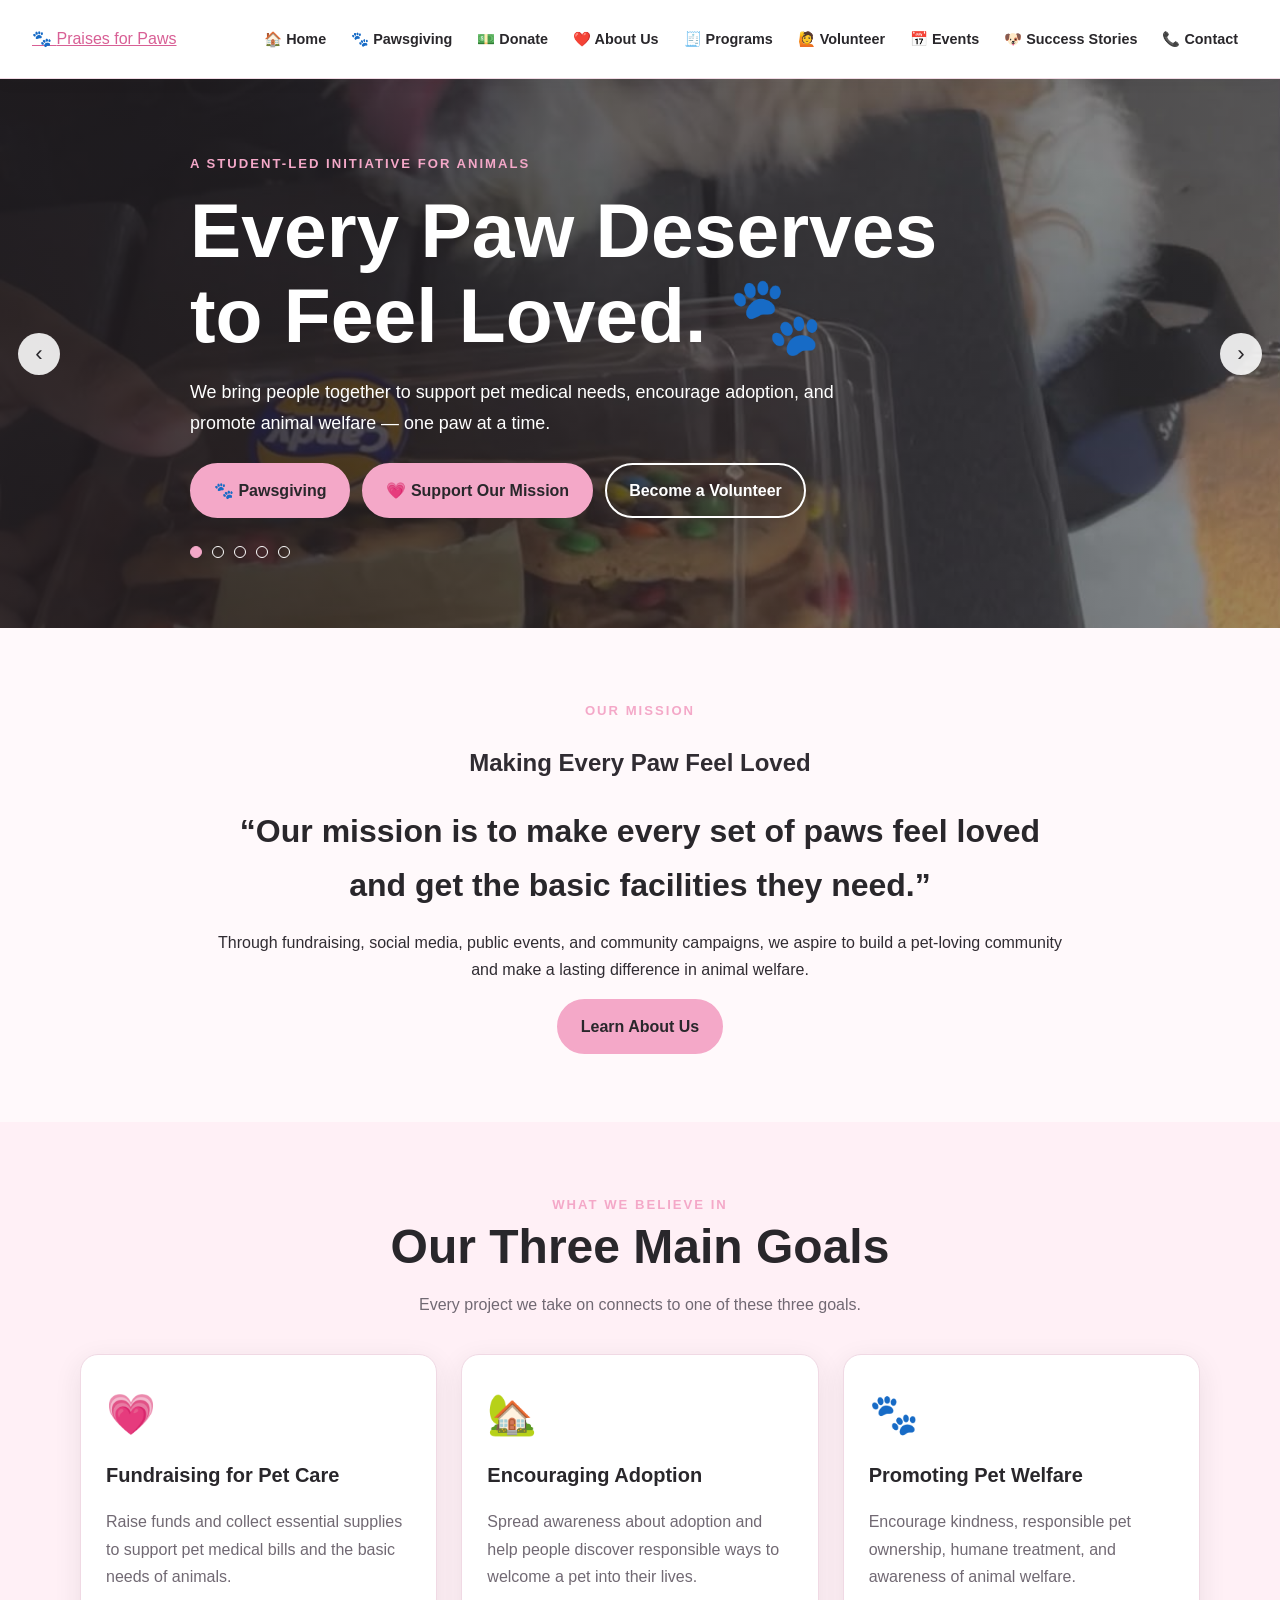
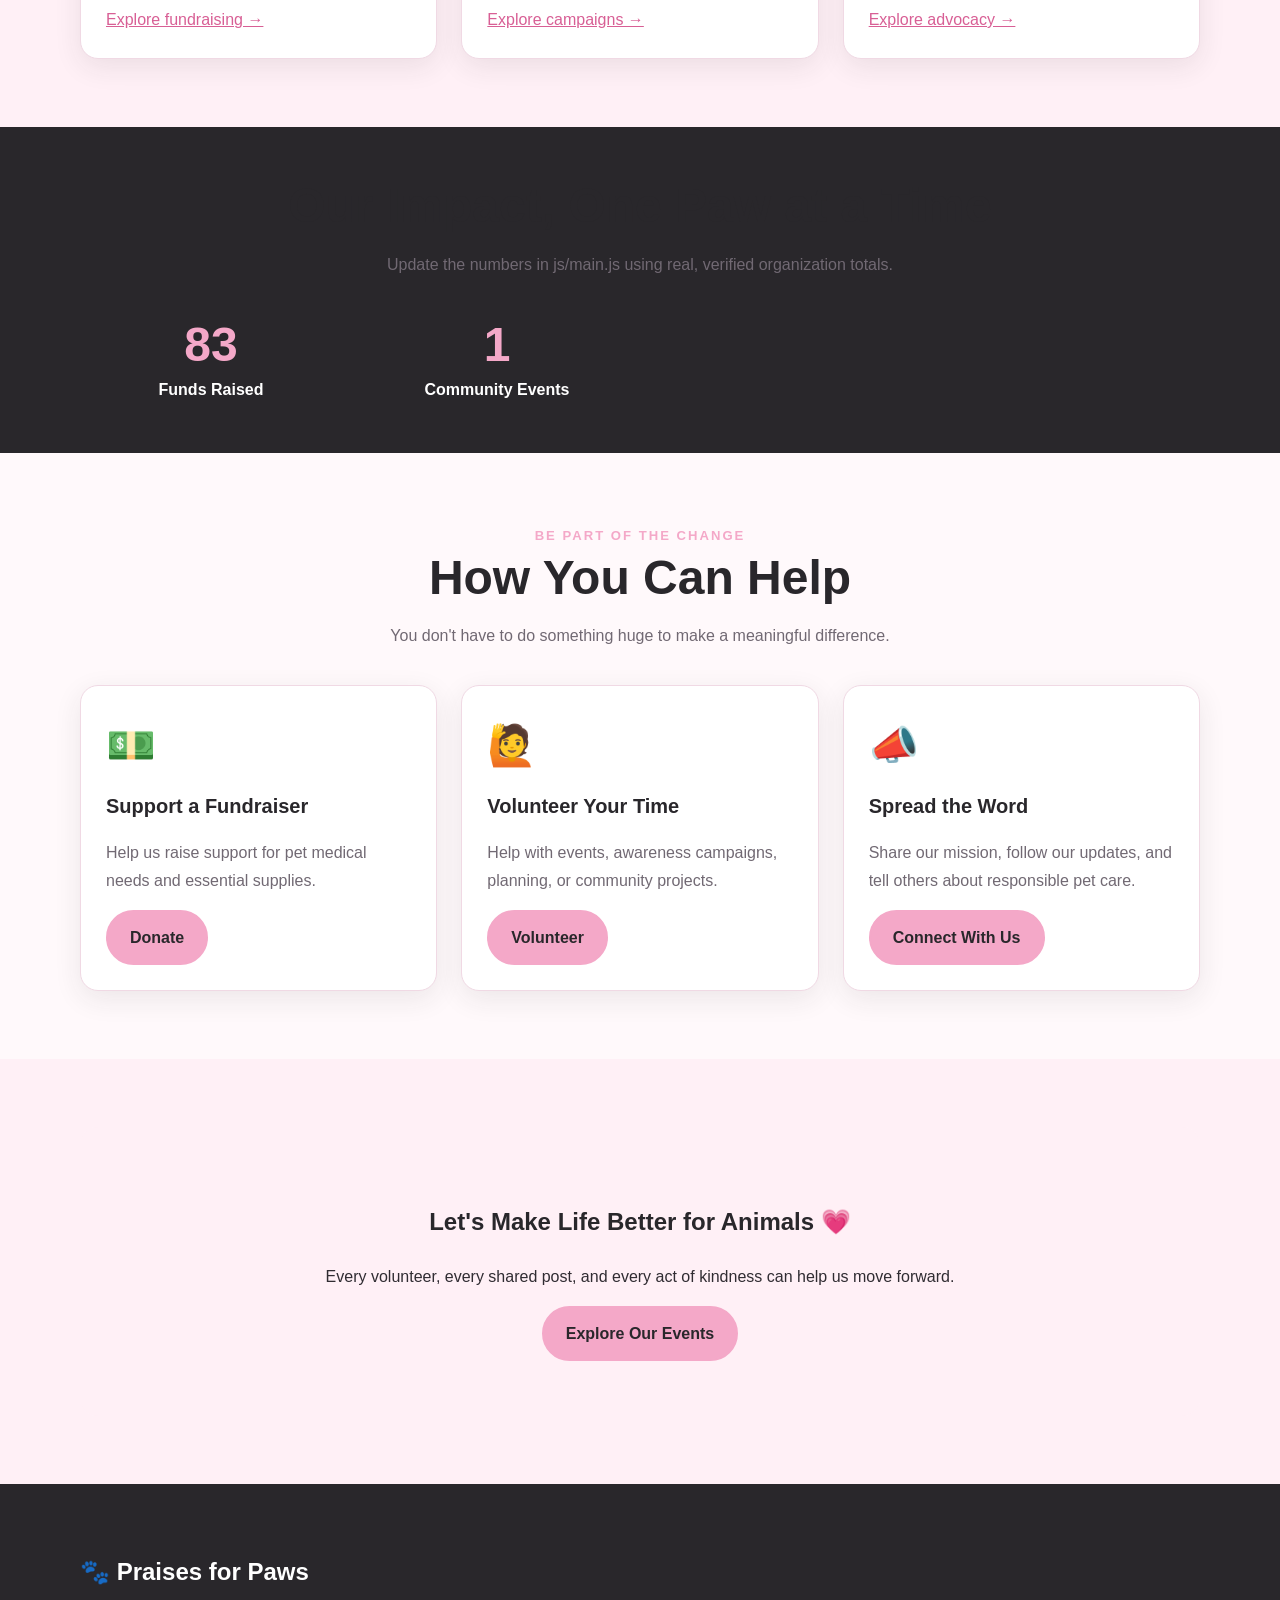
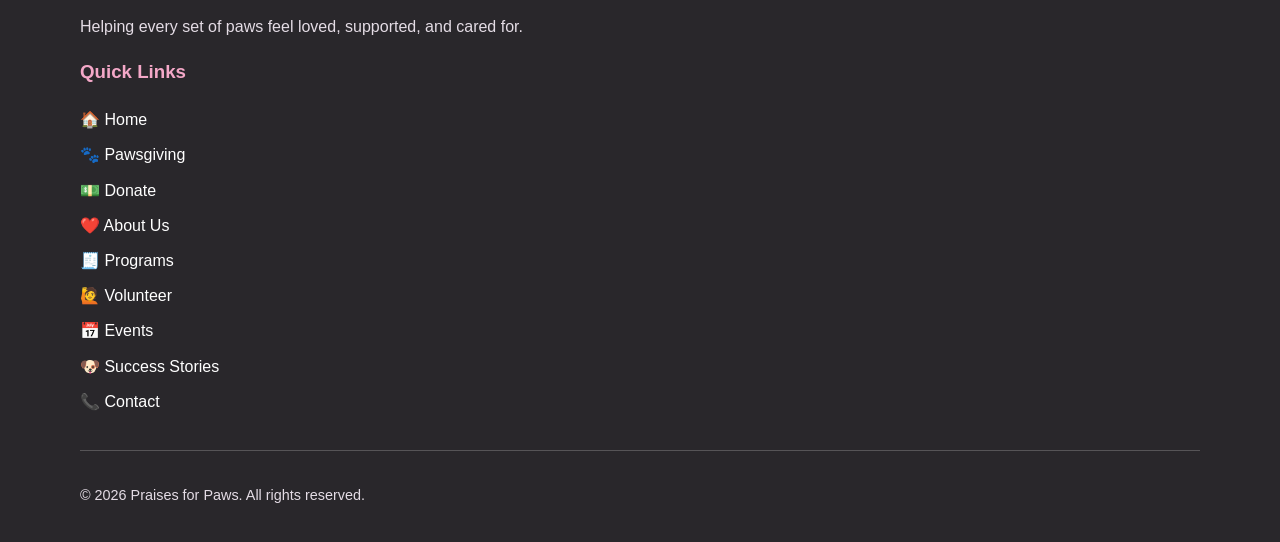
<file: index.html>
<!DOCTYPE html>
<html lang="en">
<head>
  <meta charset="UTF-8">
  <meta name="viewport" content="width=device-width, initial-scale=1">
  <meta name="description" content="Praises for Paws is a student-led initiative supporting pet welfare, adoption, and fundraising.">
  <title>Home | Praises for Paws</title>
  <link rel="stylesheet" href="css/style.css">
  <script src="js/main.js" defer></script>
</head>

<body>
  <div id="site-header"></div>

  <main>

    <!-- HOMEPAGE HERO AND FIVE-IMAGE CAROUSEL -->
    <section class="hero" aria-label="Welcome to Praises for Paws">

      <div class="hero-slides">
        <img class="hero-slide active"
          src="images/hero/hero-1.jpg"
          alt="Praises for Paws community event">

        <img class="hero-slide"
          src="images/hero/hero-2.jpg"
          alt="Volunteers supporting animals">

        <img class="hero-slide"
          src="images/hero/hero-3.jpg"
          alt="Community members helping pets">

        <img class="hero-slide"
          src="images/hero/hero-4.jpg"
          alt="Praises for Paws fundraising activity">

        <img class="hero-slide"
          src="images/hero/hero-5.jpg"
          alt="Pets and people in our community">
      </div>

      <button class="hero-arrow prev"
        type="button"
        data-hero-prev
        aria-label="Previous image">‹</button>

      <button class="hero-arrow next"
        type="button"
        data-hero-next
        aria-label="Next image">›</button>

      <div class="hero-overlay">
        <div class="hero-content">

          <span class="eyebrow">
            A student-led initiative for animals
          </span>

          <h1>Every Paw Deserves to Feel Loved. 🐾</h1>

          <p>
            We bring people together to support pet medical needs,
            encourage adoption, and promote animal welfare —
            one paw at a time.
          </p>

          <div class="button-row">
            <a class="button" href="pawsgiving.html">
              🐾 Pawsgiving
            </a>

            <a class="button" href="donate.html">
              💗 Support Our Mission
            </a>

            <a class="button button-outline" href="volunteer.html">
              Become a Volunteer
            </a>
          </div>

          <div class="hero-dots" aria-label="Choose slide">
            <button class="hero-dot active"
              type="button"
              data-hero-dot
              aria-label="Slide 1"></button>

            <button class="hero-dot"
              type="button"
              data-hero-dot
              aria-label="Slide 2"></button>

            <button class="hero-dot"
              type="button"
              data-hero-dot
              aria-label="Slide 3"></button>

            <button class="hero-dot"
              type="button"
              data-hero-dot
              aria-label="Slide 4"></button>

            <button class="hero-dot"
              type="button"
              data-hero-dot
              aria-label="Slide 5"></button>
          </div>

        </div>
      </div>
    </section>

    <!-- MISSION -->
    <section class="section">
      <div class="container mission-box">

        <span class="eyebrow">Our mission</span>

        <h2>Making Every Paw Feel Loved</h2>

        <blockquote>
          “Our mission is to make every set of paws feel loved
          and get the basic facilities they need.”
        </blockquote>

        <p>
          Through fundraising, social media, public events,
          and community campaigns, we aspire to build a
          pet-loving community and make a lasting difference
          in animal welfare.
        </p>

        <a class="button" href="about.html">
          Learn About Us
        </a>

      </div>
    </section>

    <!-- THREE MAIN GOALS -->
    <section class="section section-pink">
      <div class="container">

        <div class="section-heading">
          <span class="eyebrow">What we believe in</span>
          <h2>Our Three Main Goals</h2>
          <p>
            Every project we take on connects to one
            of these three goals.
          </p>
        </div>

        <div class="grid">

          <article class="card">
            <div class="icon-large">💗</div>
            <h3>Fundraising for Pet Care</h3>
            <p>
              Raise funds and collect essential supplies
              to support pet medical bills and the basic
              needs of animals.
            </p>
            <a href="programs.html#fundraising">
              Explore fundraising →
            </a>
          </article>

          <article class="card">
            <div class="icon-large">🏡</div>
            <h3>Encouraging Adoption</h3>
            <p>
              Spread awareness about adoption and help
              people discover responsible ways to welcome
              a pet into their lives.
            </p>
            <a href="programs.html#campaigns">
              Explore campaigns →
            </a>
          </article>

          <article class="card">
            <div class="icon-large">🐾</div>
            <h3>Promoting Pet Welfare</h3>
            <p>
              Encourage kindness, responsible pet ownership,
              humane treatment, and awareness of animal welfare.
            </p>
            <a href="programs.html#advocacy">
              Explore advocacy →
            </a>
          </article>

        </div>
      </div>
    </section>

    <!-- IMPACT NUMBERS -->
    <section class="stats">
      <div class="container">

        <div class="section-heading">
          <h2>Our Impact, One Paw at a Time</h2>
          <p>
            Update the numbers in js/main.js using
            real, verified organization totals.
          </p>
        </div>

        <div class="stats-grid">

          <div>
            <span class="stat-number"
              data-impact="fundsRaised">$83</span>
            <span class="stat-label">Funds Raised</span>
          </div>

          <div>
            <span class="stat-number"
              data-impact="events">1</span>
            <span class="stat-label">Community Events</span>
          </div>

        </div>
      </div>
    </section>

    <!-- HOW TO HELP -->
    <section class="section">
      <div class="container">

        <div class="section-heading">
          <span class="eyebrow">Be part of the change</span>
          <h2>How You Can Help</h2>
          <p>
            You don't have to do something huge
            to make a meaningful difference.
          </p>
        </div>

        <div class="grid">

          <article class="card">
            <div class="icon-large">💵</div>
            <h3>Support a Fundraiser</h3>
            <p>
              Help us raise support for pet medical
              needs and essential supplies.
            </p>
            <a class="button" href="donate.html">Donate</a>
          </article>

          <article class="card">
            <div class="icon-large">🙋</div>
            <h3>Volunteer Your Time</h3>
            <p>
              Help with events, awareness campaigns,
              planning, or community projects.
            </p>
            <a class="button" href="volunteer.html">
              Volunteer
            </a>
          </article>

          <article class="card">
            <div class="icon-large">📣</div>
            <h3>Spread the Word</h3>
            <p>
              Share our mission, follow our updates,
              and tell others about responsible pet care.
            </p>
            <a class="button" href="contact.html">
              Connect With Us
            </a>
          </article>

        </div>
      </div>
    </section>

    <!-- FINAL CALL TO ACTION -->
    <section class="section section-pink">
      <div class="container cta">

        <h2>Let's Make Life Better for Animals 💗</h2>

        <p>
          Every volunteer, every shared post, and every act
          of kindness can help us move forward.
        </p>

        <a class="button" href="events.html">
          Explore Our Events
        </a>

      </div>
    </section>

  </main>

  <div id="site-footer"></div>

</body>
</html>
</file>
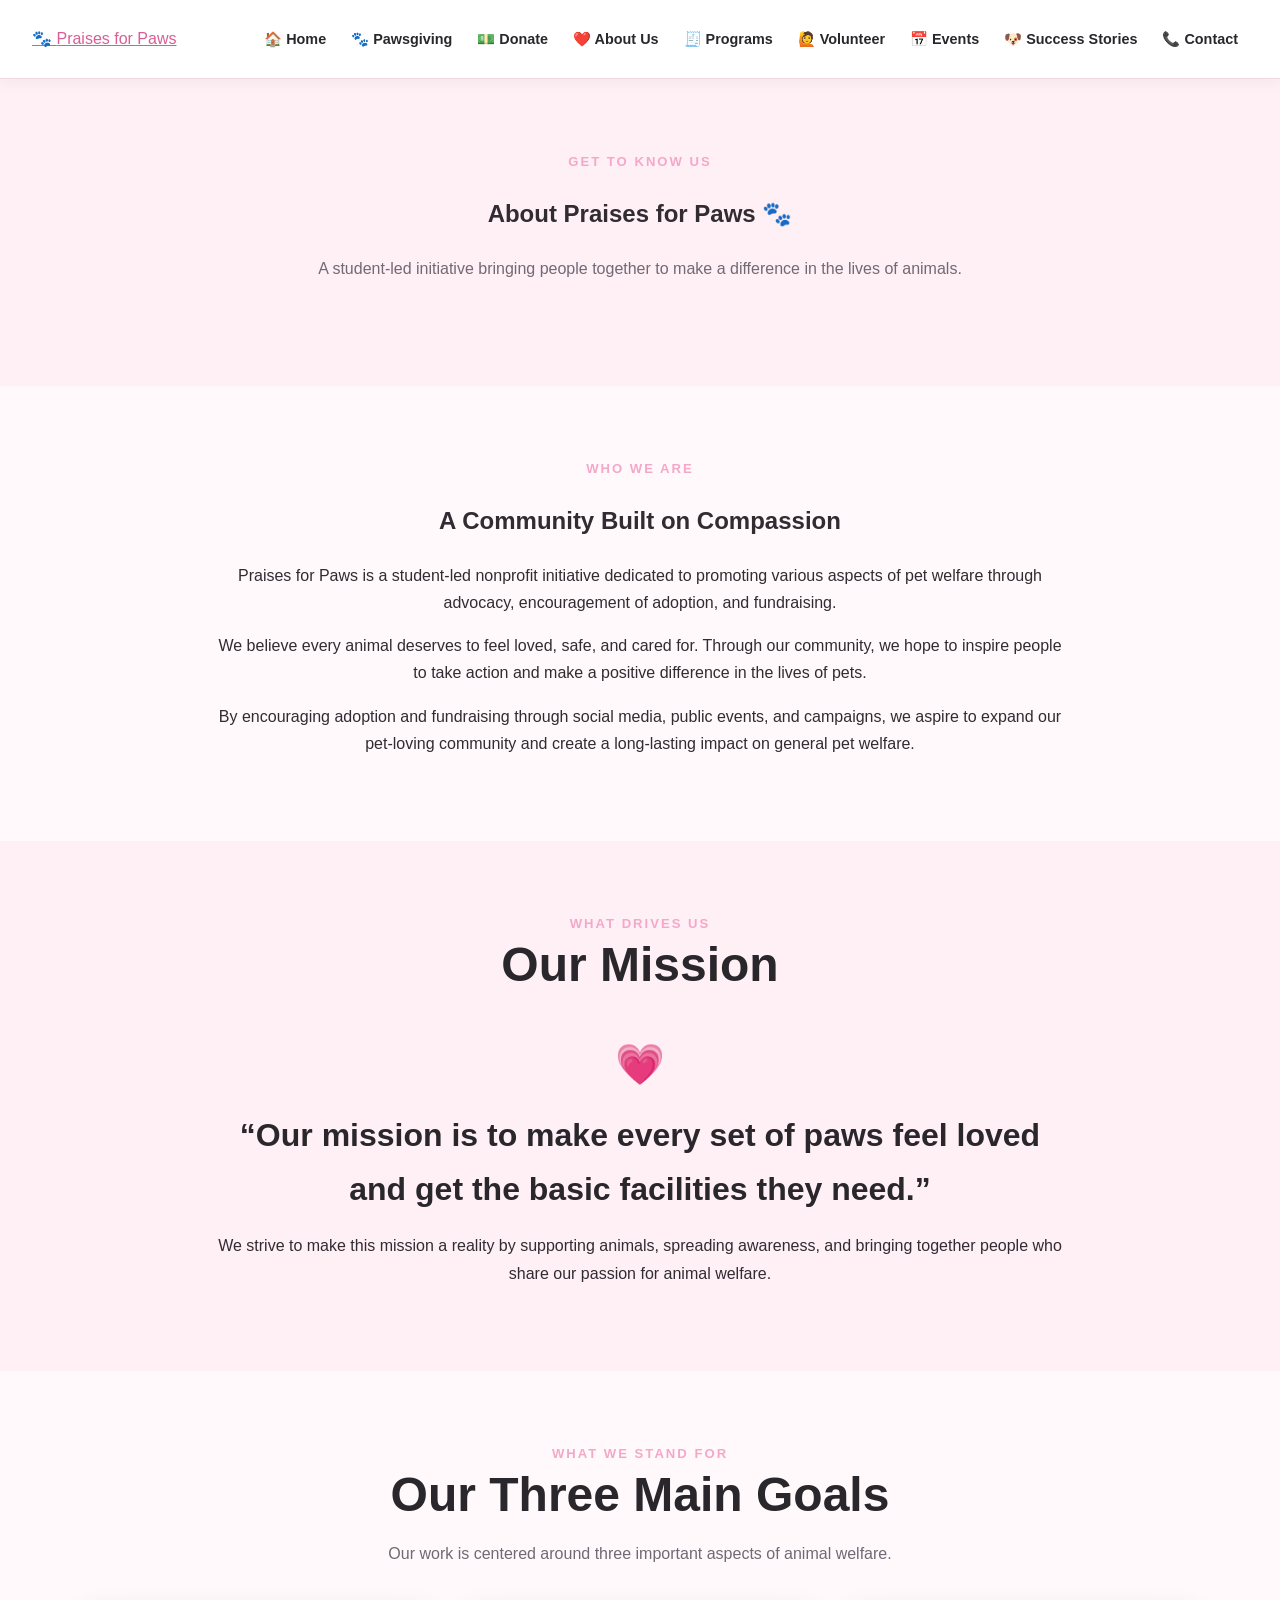
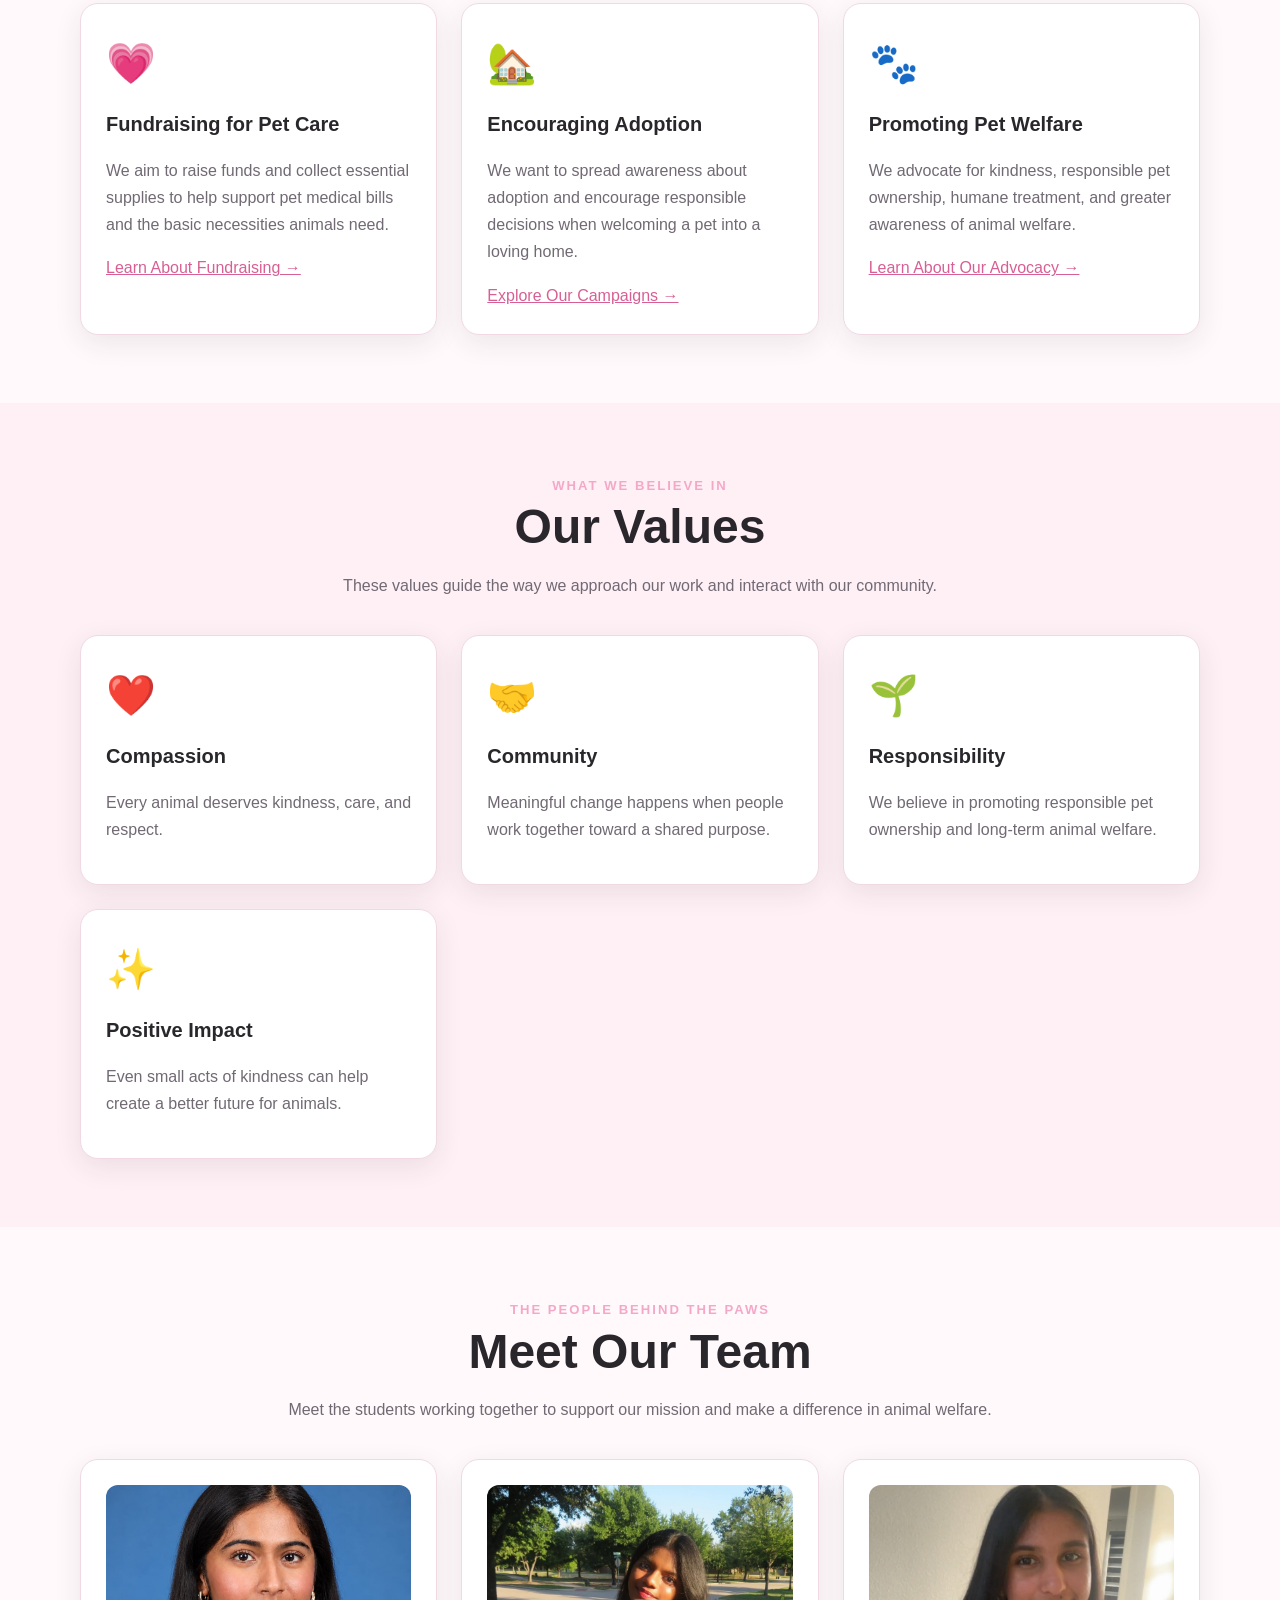
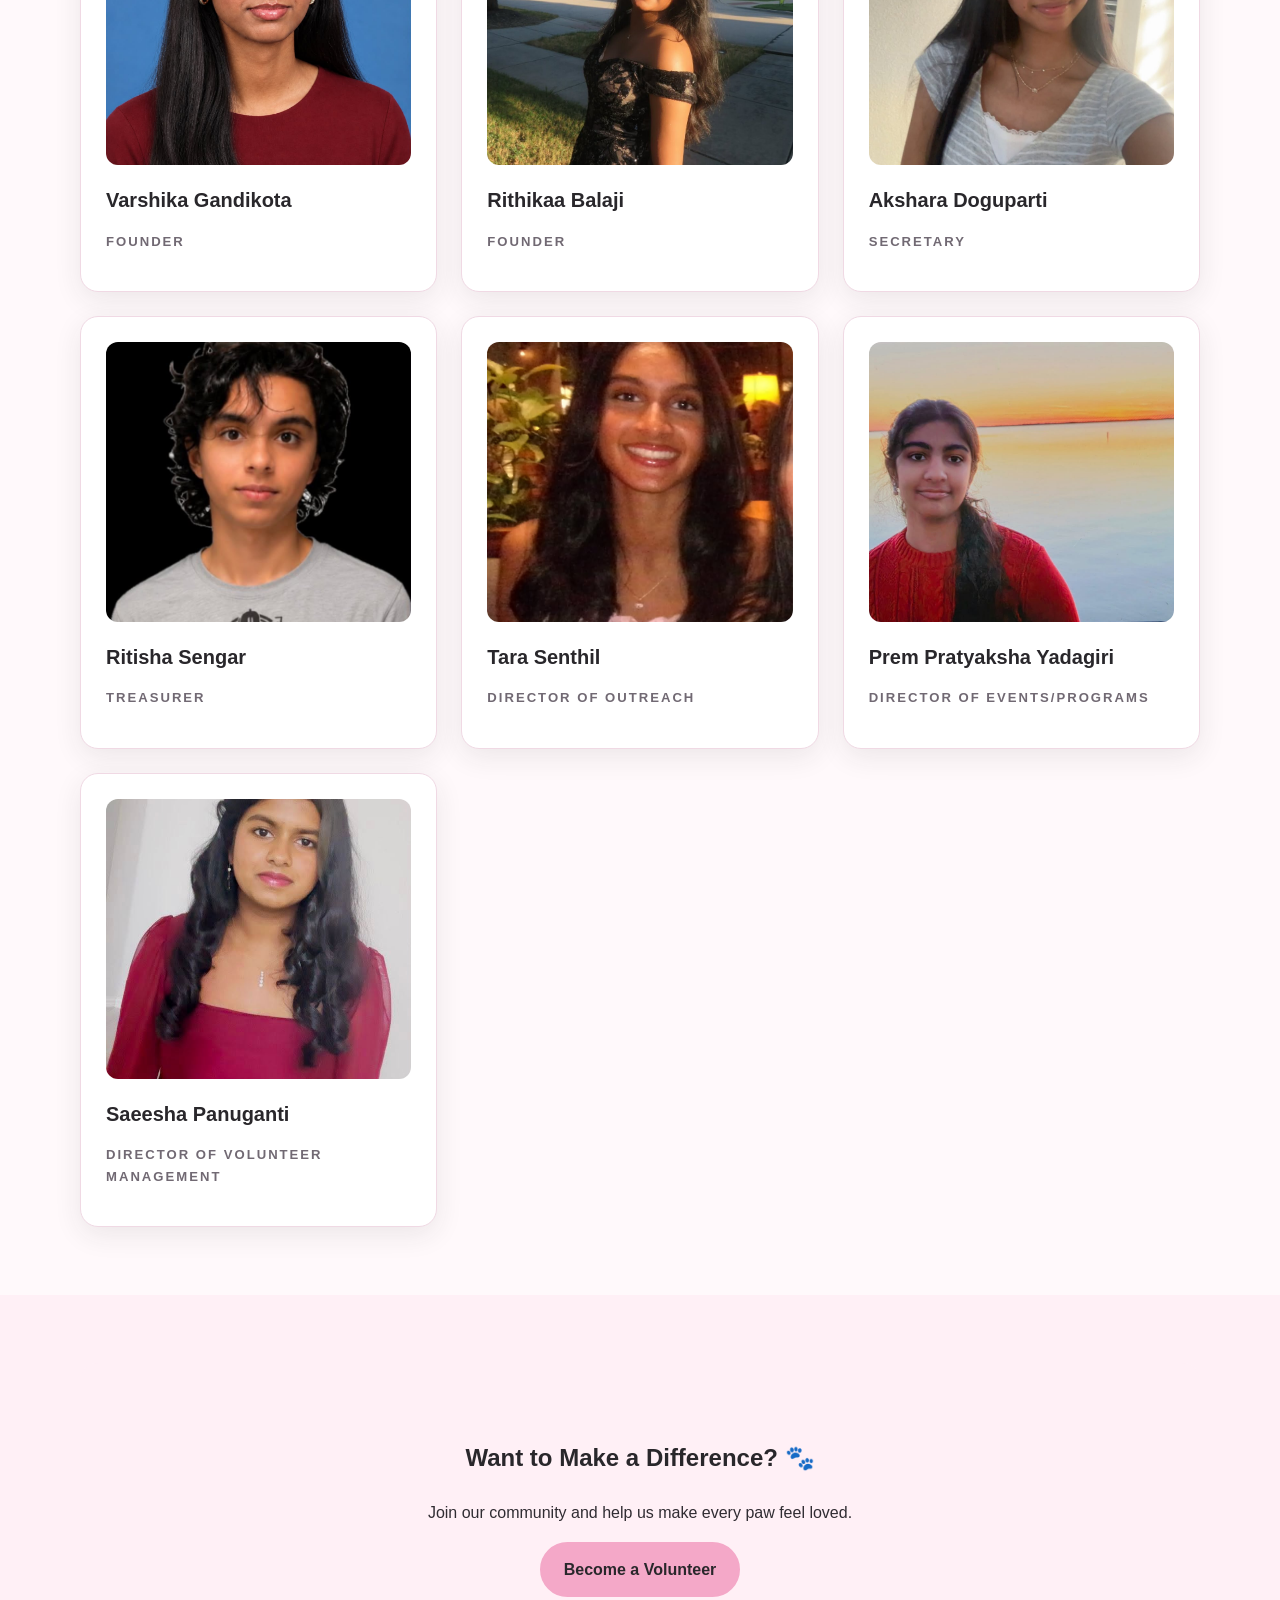
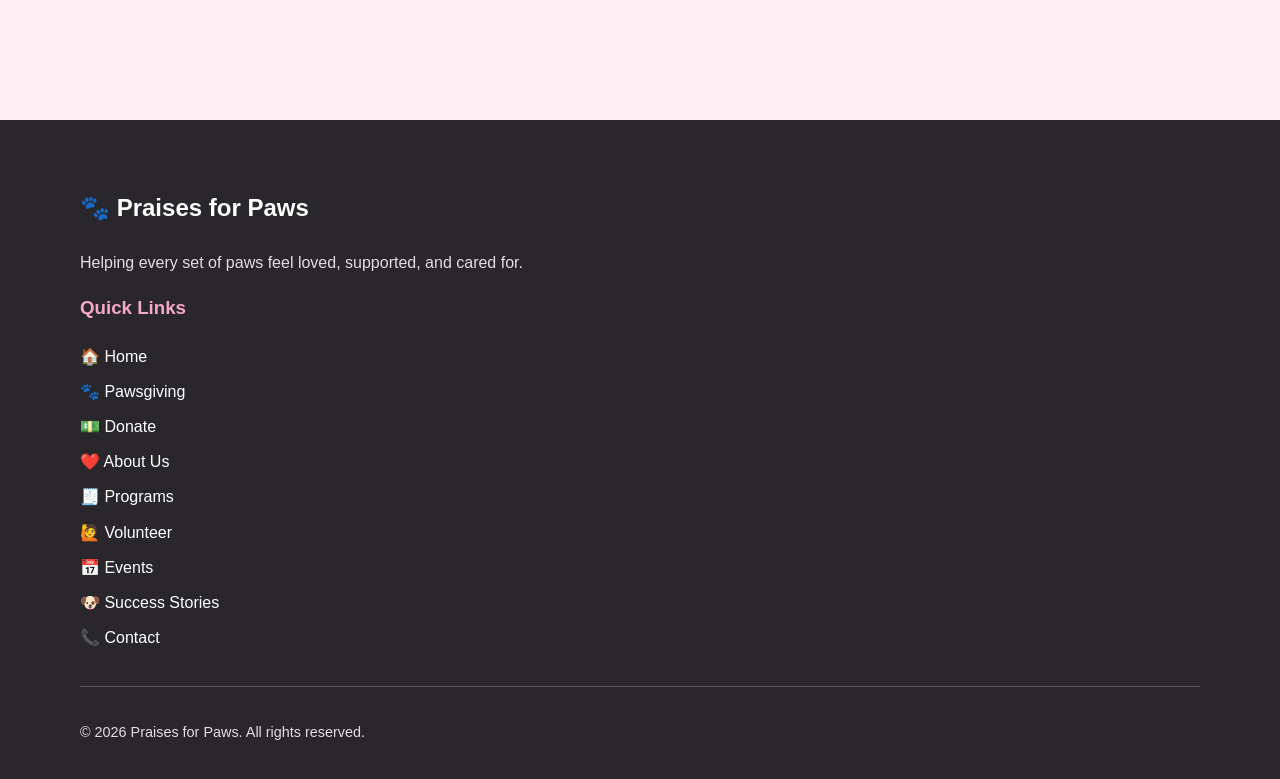
<file: about.html>
<!DOCTYPE html>
<html lang="en">

<head>
  <meta charset="UTF-8">
  <meta name="viewport" content="width=device-width, initial-scale=1">

  <meta
    name="description"
    content="Learn about Praises for Paws, our student-led team, mission, and commitment to animal welfare."
  >

  <title>About Us | Praises for Paws</title>

  <link rel="stylesheet" href="css/style.css">
  <script src="js/main.js" defer></script>
</head>

<body>

  <!-- SHARED WEBSITE HEADER -->
  <div id="site-header"></div>

  <main>

    <!-- PAGE HERO -->
    <section class="section section-pink">
      <div class="container">
        <div class="section-heading">
          <span class="eyebrow">Get to Know Us</span>
          <h1>About Praises for Paws 🐾</h1>
          <p>
            A student-led initiative bringing people together
            to make a difference in the lives of animals.
          </p>
        </div>
      </div>
    </section>

    <!-- WHO WE ARE -->
    <section class="section">
      <div class="container">
        <div class="mission-box">

          <span class="eyebrow">Who We Are</span>
          <h2>A Community Built on Compassion</h2>

          <p>
            Praises for Paws is a student-led nonprofit initiative
            dedicated to promoting various aspects of pet welfare
            through advocacy, encouragement of adoption, and
            fundraising.
          </p>

          <p>
            We believe every animal deserves to feel loved,
            safe, and cared for. Through our community, we hope
            to inspire people to take action and make a positive
            difference in the lives of pets.
          </p>

          <p>
            By encouraging adoption and fundraising through
            social media, public events, and campaigns, we aspire
            to expand our pet-loving community and create a
            long-lasting impact on general pet welfare.
          </p>

        </div>
      </div>
    </section>

    <!-- OUR MISSION -->
    <section class="section section-pink">
      <div class="container">

        <div class="section-heading">
          <span class="eyebrow">What Drives Us</span>
          <h2>Our Mission</h2>
        </div>

        <div class="mission-box">

          <div class="icon-large">💗</div>

          <blockquote>
            “Our mission is to make every set of paws feel
            loved and get the basic facilities they need.”
          </blockquote>

          <p>
            We strive to make this mission a reality by
            supporting animals, spreading awareness, and
            bringing together people who share our passion
            for animal welfare.
          </p>

        </div>
      </div>
    </section>

    <!-- OUR THREE GOALS -->
    <section class="section">
      <div class="container">

        <div class="section-heading">
          <span class="eyebrow">What We Stand For</span>
          <h2>Our Three Main Goals</h2>
          <p>
            Our work is centered around three important
            aspects of animal welfare.
          </p>
        </div>

        <div class="grid">

          <article class="card">
            <div class="icon-large">💗</div>
            <h3>Fundraising for Pet Care</h3>
            <p>
              We aim to raise funds and collect essential
              supplies to help support pet medical bills
              and the basic necessities animals need.
            </p>
            <a href="programs.html#fundraising">
              Learn About Fundraising →
            </a>
          </article>

          <article class="card">
            <div class="icon-large">🏡</div>
            <h3>Encouraging Adoption</h3>
            <p>
              We want to spread awareness about adoption
              and encourage responsible decisions when
              welcoming a pet into a loving home.
            </p>
            <a href="programs.html#campaigns">
              Explore Our Campaigns →
            </a>
          </article>

          <article class="card">
            <div class="icon-large">🐾</div>
            <h3>Promoting Pet Welfare</h3>
            <p>
              We advocate for kindness, responsible pet
              ownership, humane treatment, and greater
              awareness of animal welfare.
            </p>
            <a href="programs.html#advocacy">
              Learn About Our Advocacy →
            </a>
          </article>

        </div>
      </div>
    </section>

    <!-- OUR VALUES -->
    <section class="section section-pink">
      <div class="container">

        <div class="section-heading">
          <span class="eyebrow">What We Believe In</span>
          <h2>Our Values</h2>
          <p>
            These values guide the way we approach
            our work and interact with our community.
          </p>
        </div>

        <div class="grid">

          <article class="card">
            <div class="icon-large">❤️</div>
            <h3>Compassion</h3>
            <p>
              Every animal deserves kindness, care,
              and respect.
            </p>
          </article>

          <article class="card">
            <div class="icon-large">🤝</div>
            <h3>Community</h3>
            <p>
              Meaningful change happens when people
              work together toward a shared purpose.
            </p>
          </article>

          <article class="card">
            <div class="icon-large">🌱</div>
            <h3>Responsibility</h3>
            <p>
              We believe in promoting responsible
              pet ownership and long-term animal welfare.
            </p>
          </article>

          <article class="card">
            <div class="icon-large">✨</div>
            <h3>Positive Impact</h3>
            <p>
              Even small acts of kindness can help
              create a better future for animals.
            </p>
          </article>

        </div>
      </div>
    </section>

    <!-- OUR TEAM -->
    <section class="section">
      <div class="container">

        <div class="section-heading">
          <span class="eyebrow">The People Behind the Paws</span>
          <h2>Meet Our Team</h2>
          <p>
            Meet the students working together to support
            our mission and make a difference in animal welfare.
          </p>
        </div>

        <div class="grid">

          <!-- TEAM MEMBER 1 -->
          <article class="card team-card">
            <img
              src="images/team/member-1.jpg"
              alt="Praises for Paws team member 1"
              loading="lazy"
            >

            <h3>Varshika Gandikota</h3>
            <p class="eyebrow">Founder</p>
          </article>

          <!-- TEAM MEMBER 2 -->
          <article class="card team-card">
            <img
              src="images/team/member-2.jpg"
              alt="Praises for Paws team member 2"
              loading="lazy"
            >

            <h3>Rithikaa Balaji</h3>
            <p class="eyebrow">Founder</p>
          </article>

          <!-- TEAM MEMBER 3 -->
          <article class="card team-card">
            <img
              src="images/team/member-3.jpg"
              alt="Praises for Paws team member 3"
              loading="lazy"
            >

            <h3>Akshara Doguparti</h3>
            <p class="eyebrow">Secretary</p>
          </article>

          <!-- TEAM MEMBER 4 -->
          <article class="card team-card">
            <img
              src="images/team/member-4.jpg"
              alt="Praises for Paws team member 4"
              loading="lazy"
            >

            <h3>Ritisha Sengar</h3>
            <p class="eyebrow">Treasurer</p>
          </article>

          <!-- TEAM MEMBER 5 -->
          <article class="card team-card">
            <img
              src="images/team/member-5.jpg"
              alt="Praises for Paws team member 5"
              loading="lazy"
            >

            <h3>Tara Senthil</h3>
            <p class="eyebrow">Director of Outreach</p>
          </article>

          <!-- TEAM MEMBER 6 -->
          <article class="card team-card">
            <img
              src="images/team/member-6.jpg"
              alt="Praises for Paws team member 6"
              loading="lazy"
            >

            <h3>Prem Pratyaksha Yadagiri</h3>
            <p class="eyebrow">Director of Events/Programs</p>
          </article>

          <!-- TEAM MEMBER 7 -->
          <article class="card team-card">
            <img
              src="images/team/member-7.jpg"
              alt="Praises for Paws team member 7"
              loading="lazy"
            >

            <h3>Saeesha Panuganti</h3>
            <p class="eyebrow">Director of Volunteer Management</p>
          </article>

        </div>
      </div>
    </section>

    <!-- JOIN OUR COMMUNITY -->
    <section class="section section-pink">
      <div class="container cta">

        <h2>Want to Make a Difference? 🐾</h2>

        <p>
          Join our community and help us make every
          paw feel loved.
        </p>

        <a class="button" href="volunteer.html">
          Become a Volunteer
        </a>

      </div>
    </section>

  </main>

  <!-- SHARED WEBSITE FOOTER -->
  <div id="site-footer"></div>

</body>
</html>
</file>
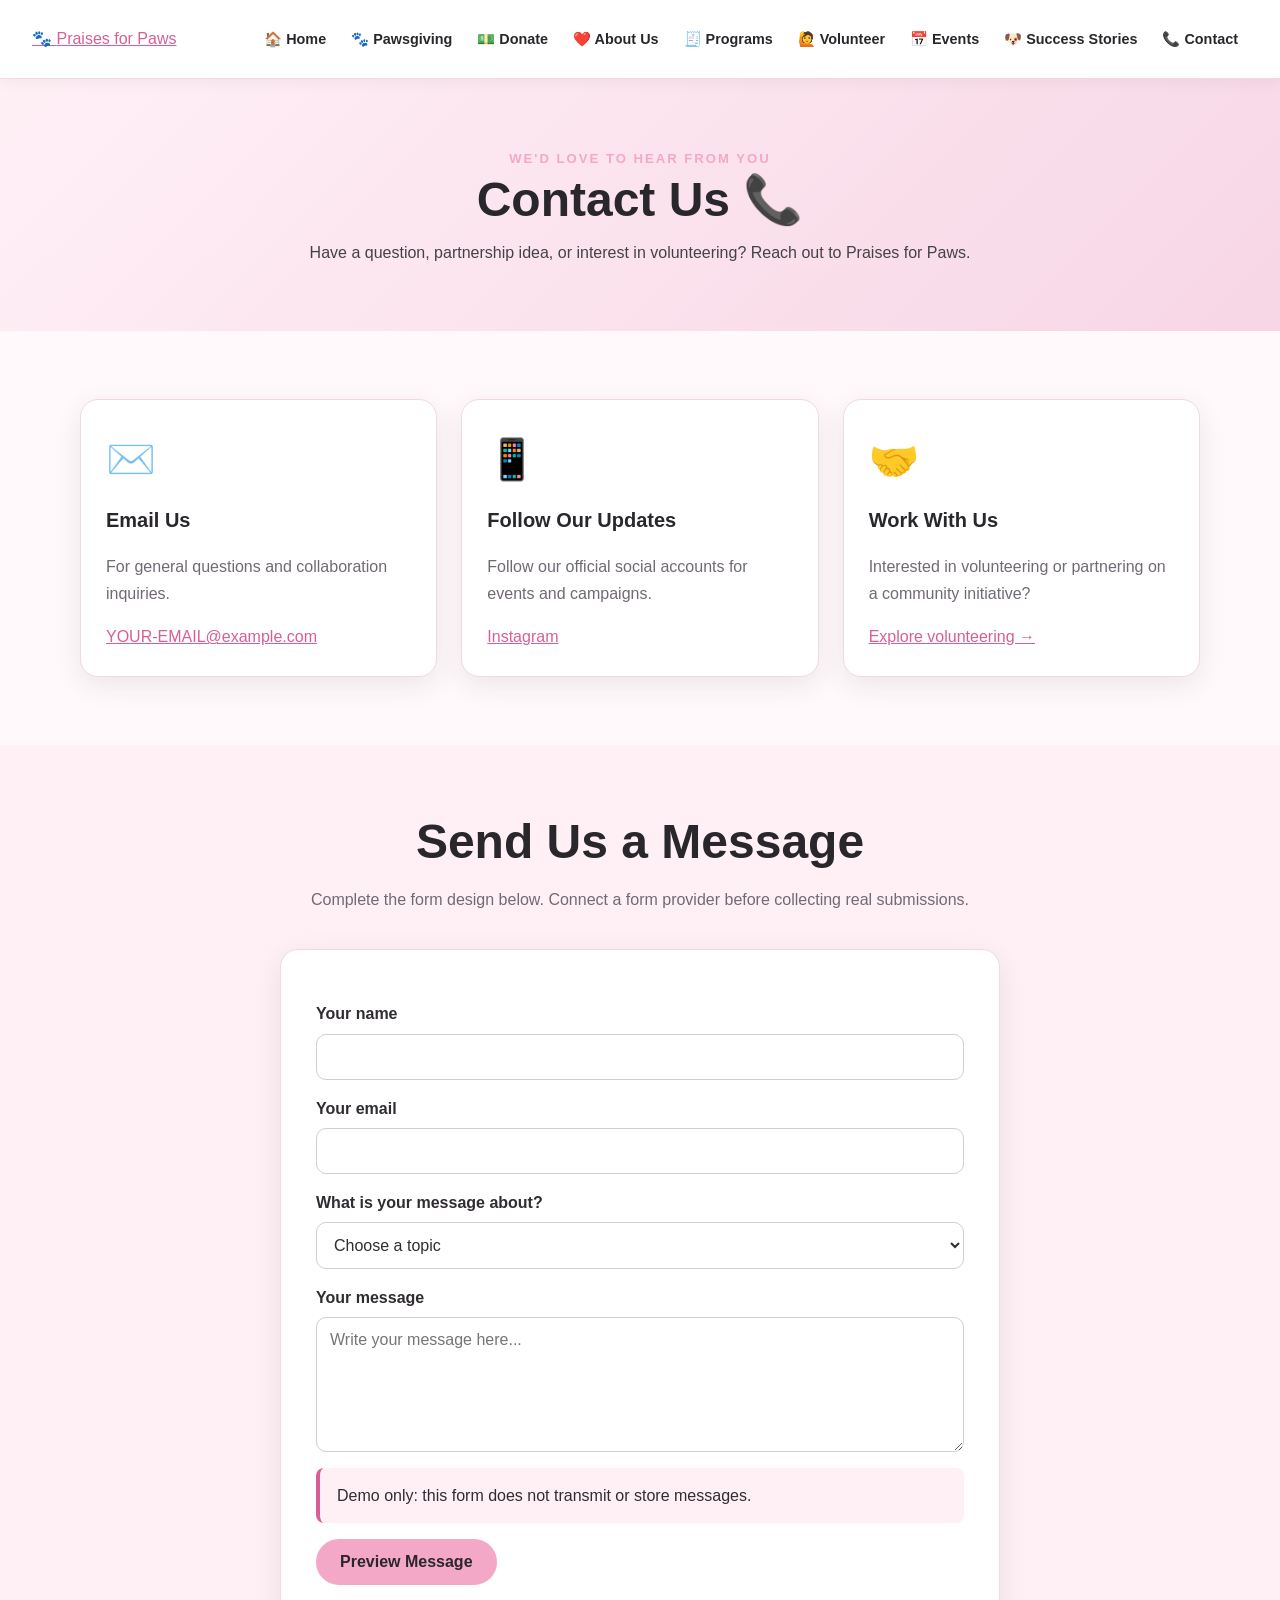
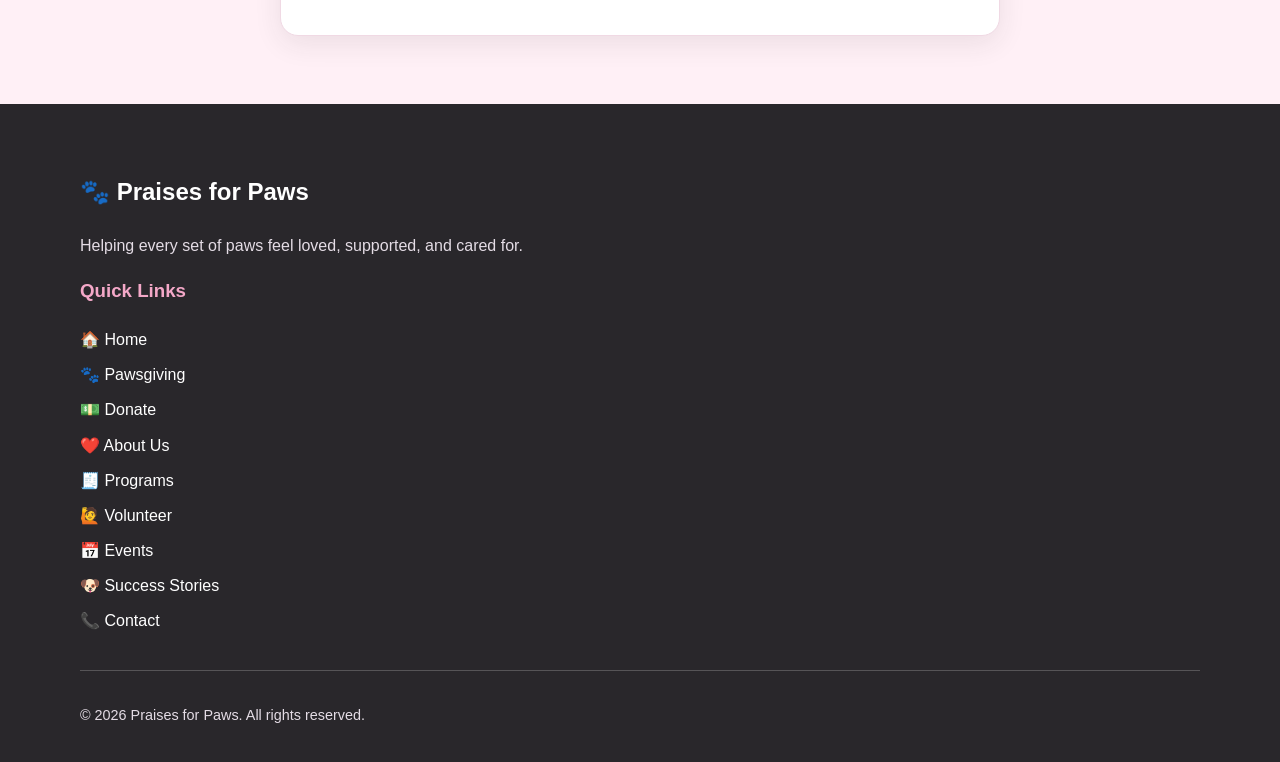
<file: contact.html>
<!DOCTYPE html>
<html lang="en">
<head>
  <meta charset="UTF-8">
  <meta name="viewport" content="width=device-width, initial-scale=1">
  <title>Contact Us | Praises for Paws</title>
  <link rel="stylesheet" href="css/style.css">
  <script src="js/main.js" defer></script>
</head>
<body>
<div id="site-header"></div>

<main>
  <section class="page-banner">
    <span class="eyebrow">We'd love to hear from you</span>
    <h1>Contact Us 📞</h1>
    <p>Have a question, partnership idea, or interest in volunteering? Reach out to Praises for Paws.</p>
  </section>

  <section class="section">
    <div class="container">
      <div class="grid">
        <article class="card">
          <div class="icon-large">✉️</div>
          <h3>Email Us</h3>
          <p>For general questions and collaboration inquiries.</p>
          <!-- Replace this placeholder with your official email. -->
          <a href="mailto:YOUR-EMAIL@example.com">YOUR-EMAIL@example.com</a>
        </article>

        <article class="card">
          <div class="icon-large">📱</div>
          <h3>Follow Our Updates</h3>
          <p>Follow our official social accounts for events and campaigns.</p>
          <a href="https://www.instagram.com/">Instagram</a>
        </article>

        <article class="card">
          <div class="icon-large">🤝</div>
          <h3>Work With Us</h3>
          <p>Interested in volunteering or partnering on a community initiative?</p>
          <a href="volunteer.html">Explore volunteering →</a>
        </article>
      </div>
    </div>
  </section>

  <section class="section section-pink">
    <div class="container">
      <div class="section-heading">
        <h2>Send Us a Message</h2>
        <p>Complete the form design below. Connect a form provider before collecting real submissions.</p>
      </div>

      <form data-demo-form>
        <label for="contact-name">Your name</label>
        <input id="contact-name" name="name" autocomplete="name" required>

        <label for="contact-email">Your email</label>
        <input id="contact-email" name="email" type="email" autocomplete="email" required>

        <label for="contact-subject">What is your message about?</label>
        <select id="contact-subject" name="subject" required>
          <option value="">Choose a topic</option>
          <option>General question</option>
          <option>Volunteering</option>
          <option>Fundraising</option>
          <option>Events</option>
          <option>Partnership opportunities</option>
          <option>Other</option>
        </select>

        <label for="contact-message">Your message</label>
        <textarea id="contact-message" name="message" required placeholder="Write your message here..."></textarea>

        <p class="notice">Demo only: this form does not transmit or store messages.</p>
        <button class="button" type="submit">Preview Message</button>
        <p class="form-message" data-form-message role="status" aria-live="polite"></p>
      </form>
    </div>
  </section>
</main>

<div id="site-footer"></div>
</body>
</html>
</file>
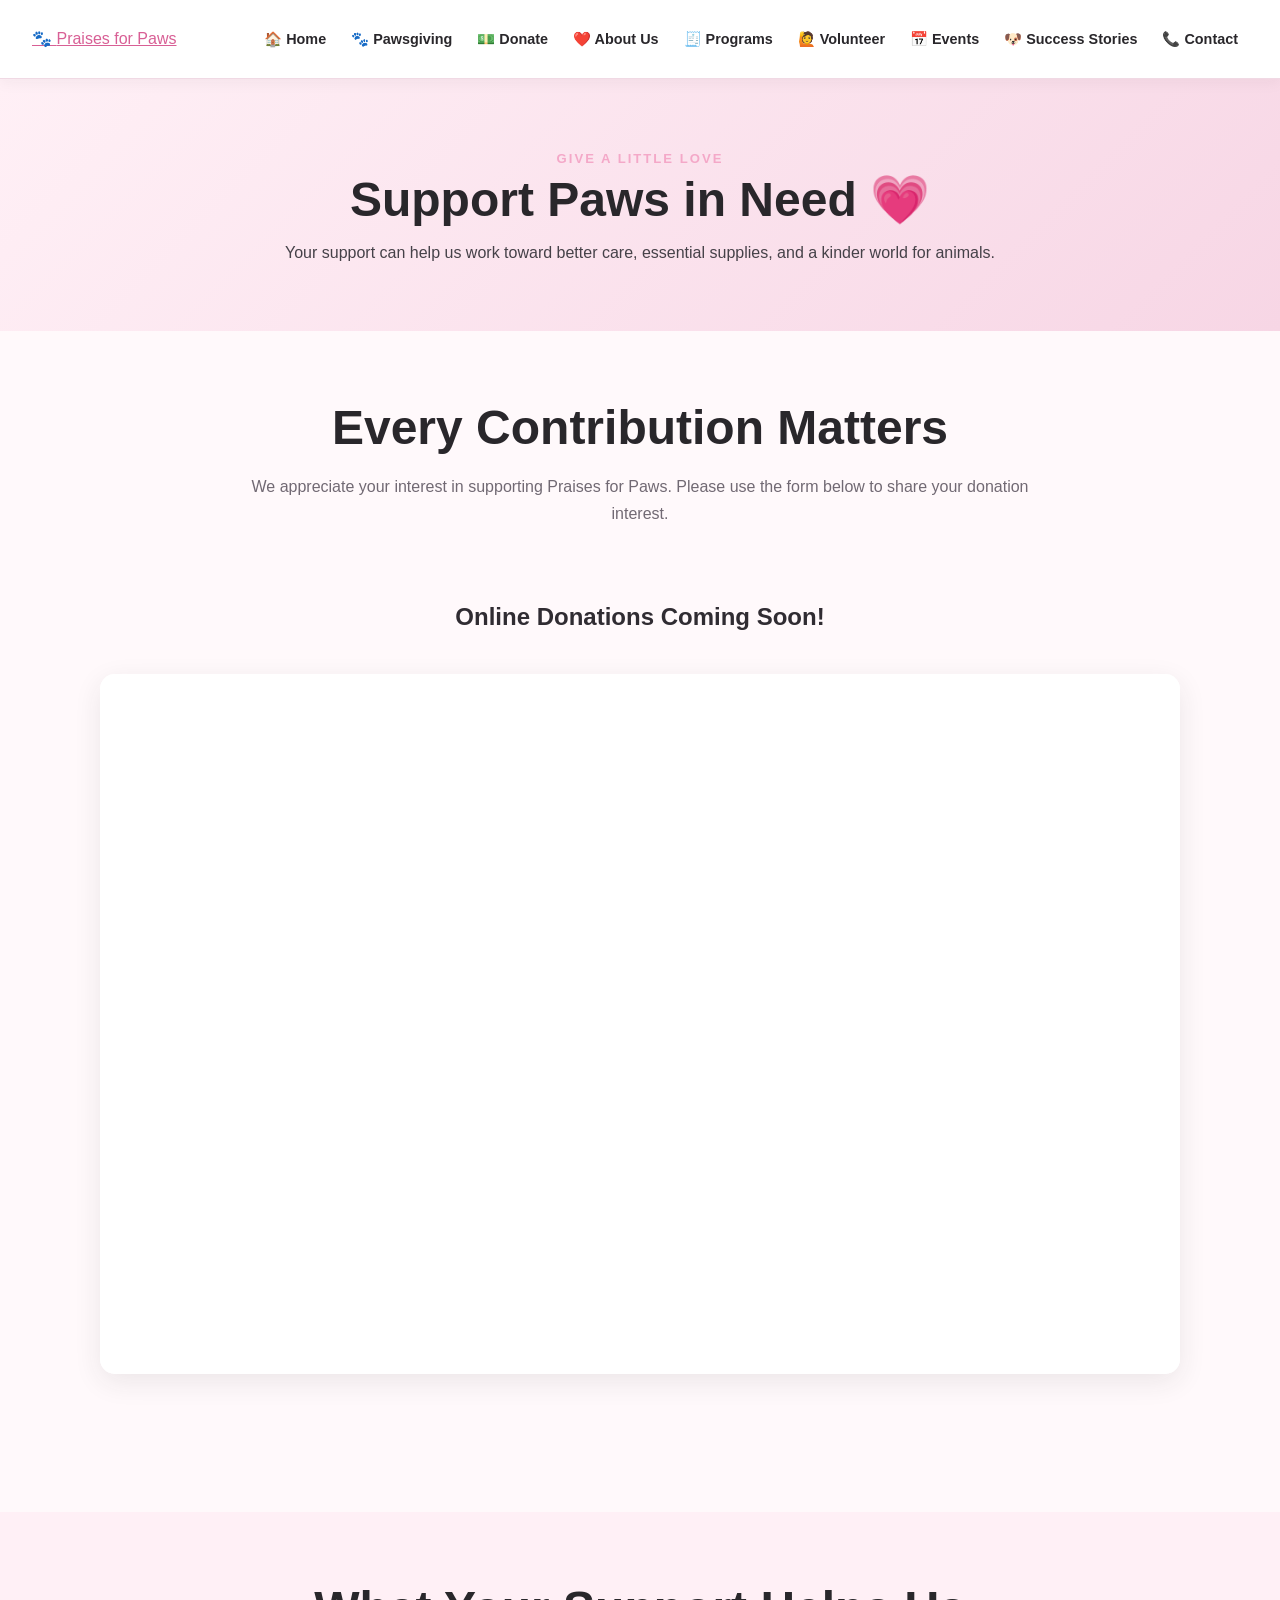
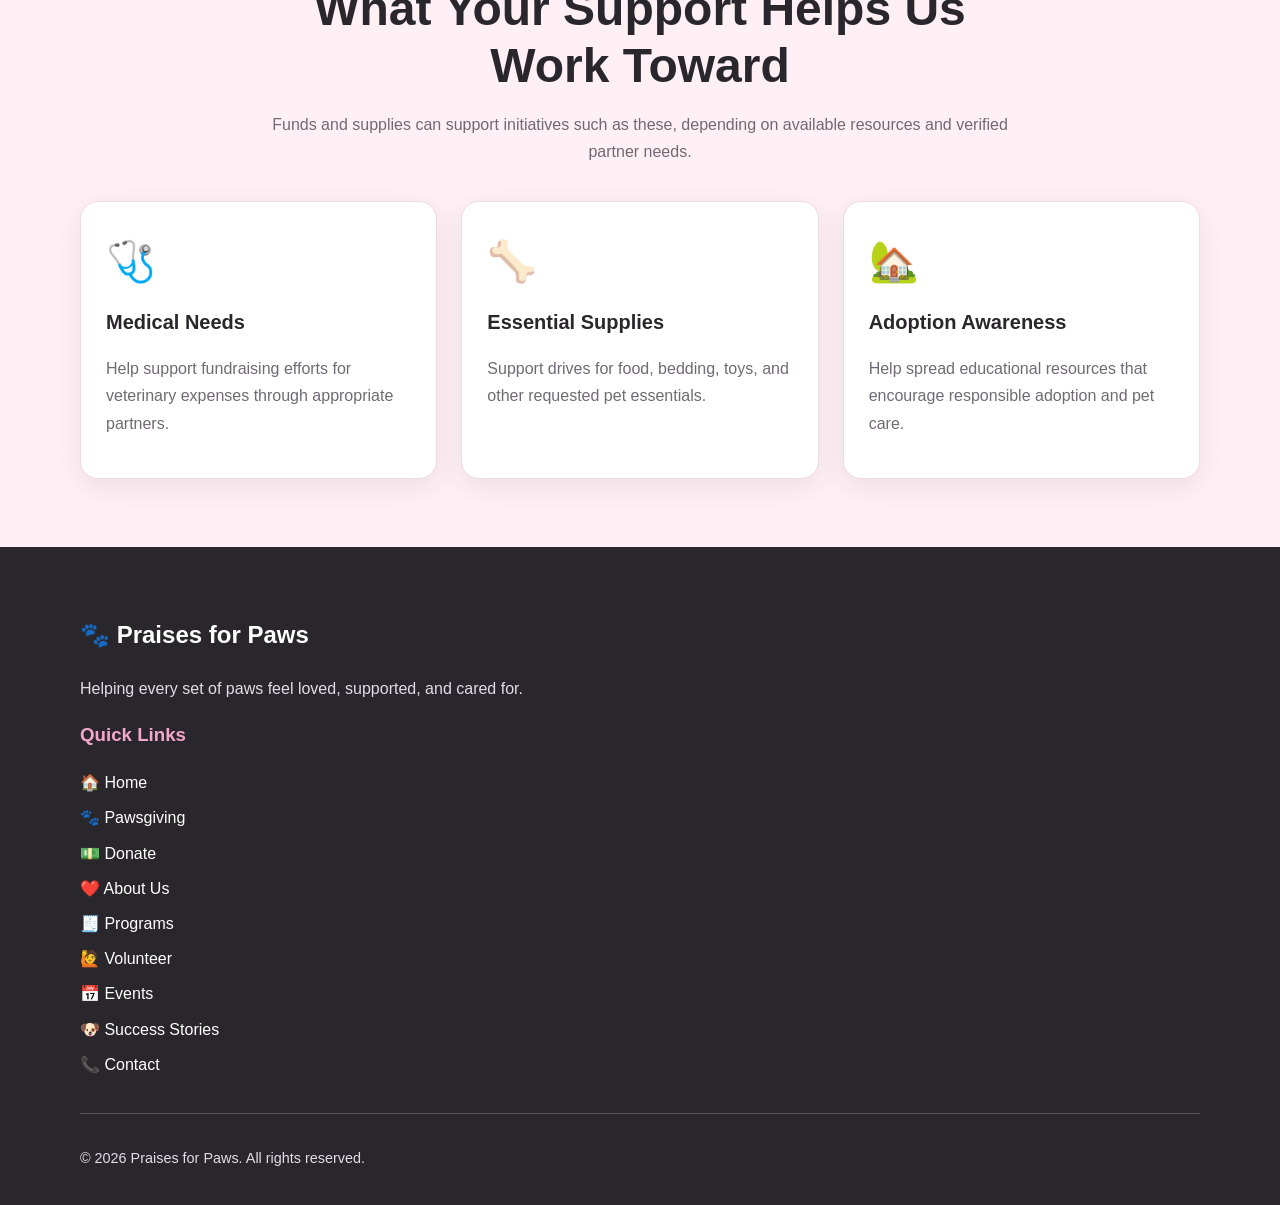
<file: donate.html>
<!DOCTYPE html>
<html lang="en">
<head>
  <meta charset="UTF-8">
  <meta name="viewport" content="width=device-width, initial-scale=1">
  <title>Donate | Praises for Paws</title>
  <link rel="stylesheet" href="css/style.css">
  <script src="js/main.js" defer></script>
</head>
<body>

<div id="site-header"></div>

<main>

  <section class="page-banner">
    <span class="eyebrow">Give a little love</span>
    <h1>Support Paws in Need 💗</h1>
    <p>
      Your support can help us work toward better care,
      essential supplies, and a kinder world for animals.
    </p>
  </section>

  <section class="section">
    <div class="container">

      <div class="section-heading">
        <h2>Every Contribution Matters</h2>
        <p>
          We appreciate your interest in supporting Praises for Paws.
          Please use the form below to share your donation interest.
        </p>
      </div>

      <!-- GOOGLE DONATION FORM -->
      <div class="google-form-section">

        <h2 class="section-heading">
          Online Donations Coming Soon!
        </h2>

        <div class="google-form-embed donation-form-embed">
          <iframe
            src="https://docs.google.com/forms/d/e/1FAIpQLScYjFvMEJCJpAD1KlSbcswhBbmF-gTBtIXjZ016mWA1j2t7pw/viewform?embedded=true"
            title="Praises for Paws Donation Form"
            loading="lazy">
            Loading donation form...
          </iframe>
        </div>

      </div>

    </div>
  </section>

  <section class="section section-pink">
    <div class="container">

      <div class="section-heading">
        <h2>What Your Support Helps Us Work Toward</h2>
        <p>
          Funds and supplies can support initiatives such as these,
          depending on available resources and verified partner needs.
        </p>
      </div>

      <div class="grid">

        <article class="card">
          <div class="icon-large">🩺</div>
          <h3>Medical Needs</h3>
          <p>
            Help support fundraising efforts for veterinary expenses
            through appropriate partners.
          </p>
        </article>

        <article class="card">
          <div class="icon-large">🦴</div>
          <h3>Essential Supplies</h3>
          <p>
            Support drives for food, bedding, toys, and other
            requested pet essentials.
          </p>
        </article>

        <article class="card">
          <div class="icon-large">🏡</div>
          <h3>Adoption Awareness</h3>
          <p>
            Help spread educational resources that encourage
            responsible adoption and pet care.
          </p>
        </article>

      </div>
    </div>
  </section>

</main>

<div id="site-footer"></div>

</body>
</html>
</file>
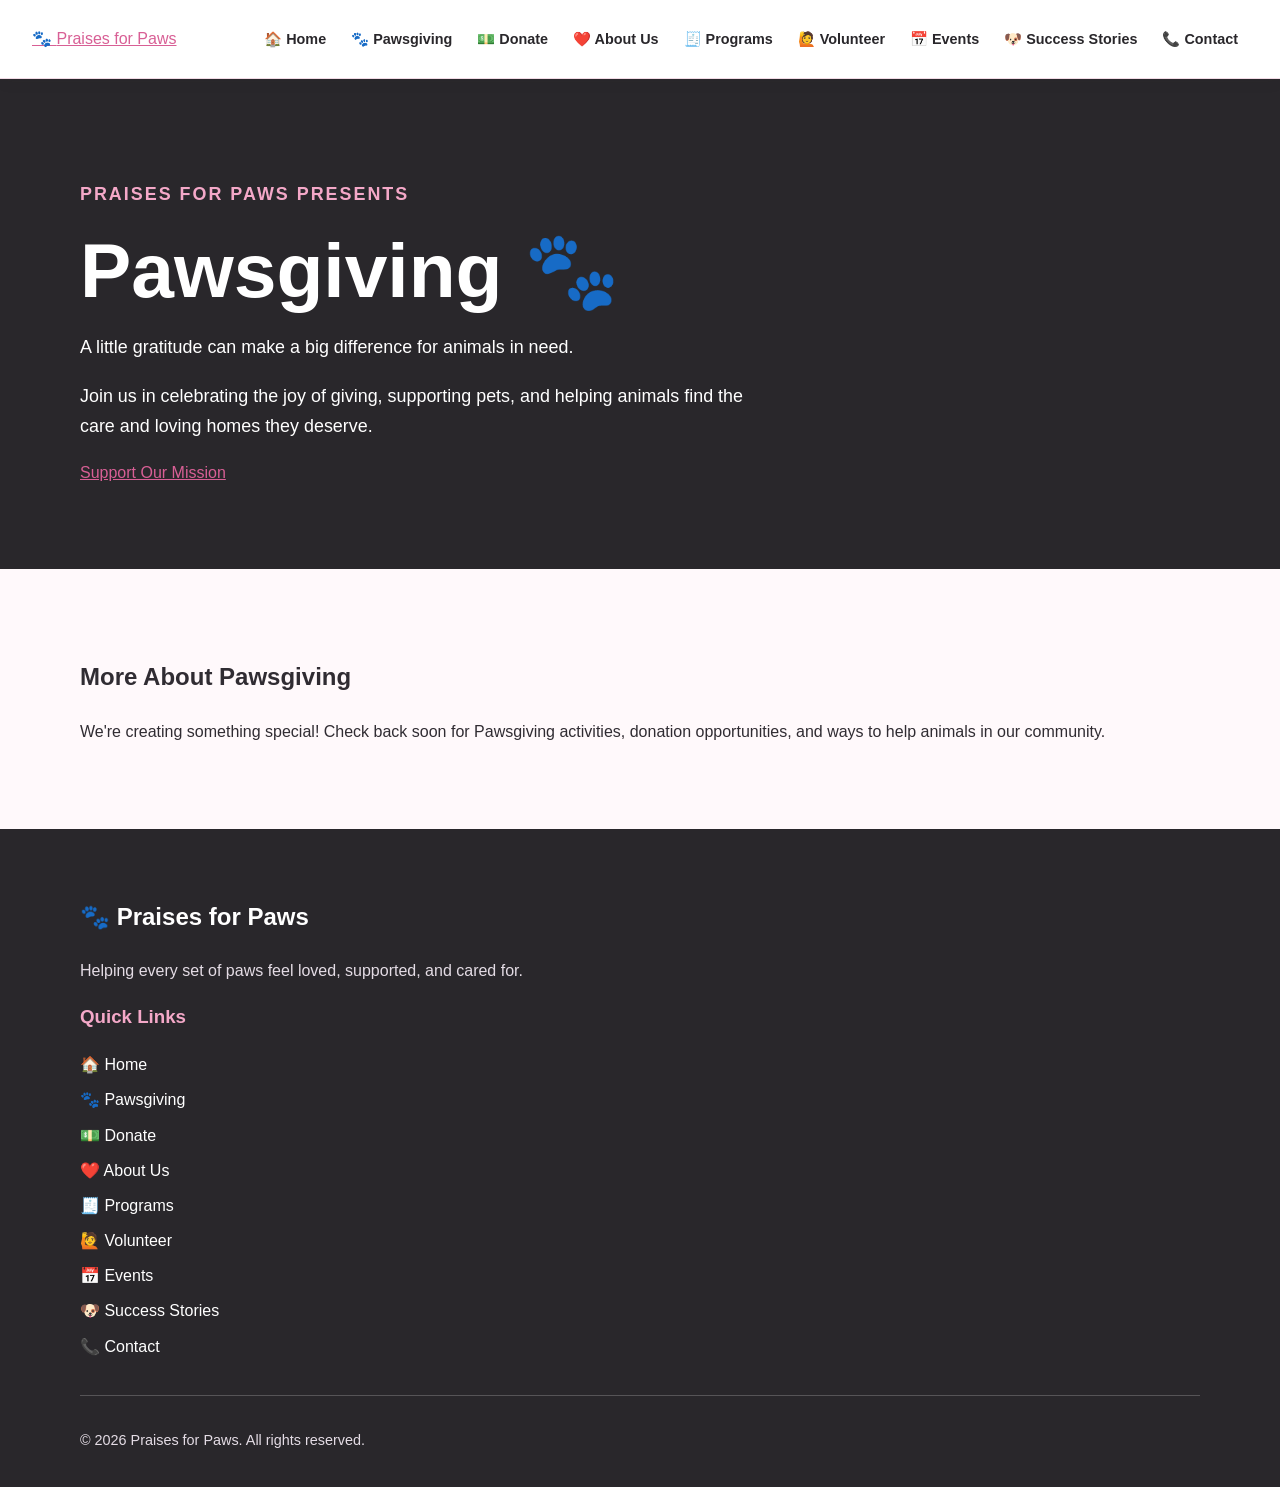
<file: pawsgiving.html>
<!DOCTYPE html>
<html lang="en">
<head>
  <meta charset="UTF-8">
  <meta name="viewport" content="width=device-width, initial-scale=1.0">
  <title>Pawsgiving | Praises for Paws</title>
  <link rel="stylesheet" href="css/style.css">
  <script src="js/main.js" defer></script>
</head>
<body>
  <div id="site-header"></div>

  <main>
    <section class="hero">
      <div class="container">
        <p class="eyebrow">Praises for Paws Presents</p>
        <h1>Pawsgiving 🐾</h1>
        <p>
          A little gratitude can make a big difference
          for animals in need.
        </p>
        <p>
          Join us in celebrating the joy of giving,
          supporting pets, and helping animals find
          the care and loving homes they deserve.
        </p>
        <a href="donate.html" class="btn btn-primary">
          Support Our Mission
        </a>
      </div>
    </section>

    <section class="section">
      <div class="container">
        <h2>More About Pawsgiving</h2>
        <p>
          We're creating something special! Check back soon
          for Pawsgiving activities, donation opportunities,
          and ways to help animals in our community.
        </p>
      </div>
    </section>
  </main>

  <div id="site-footer"></div>
</body>
</html>
</file>
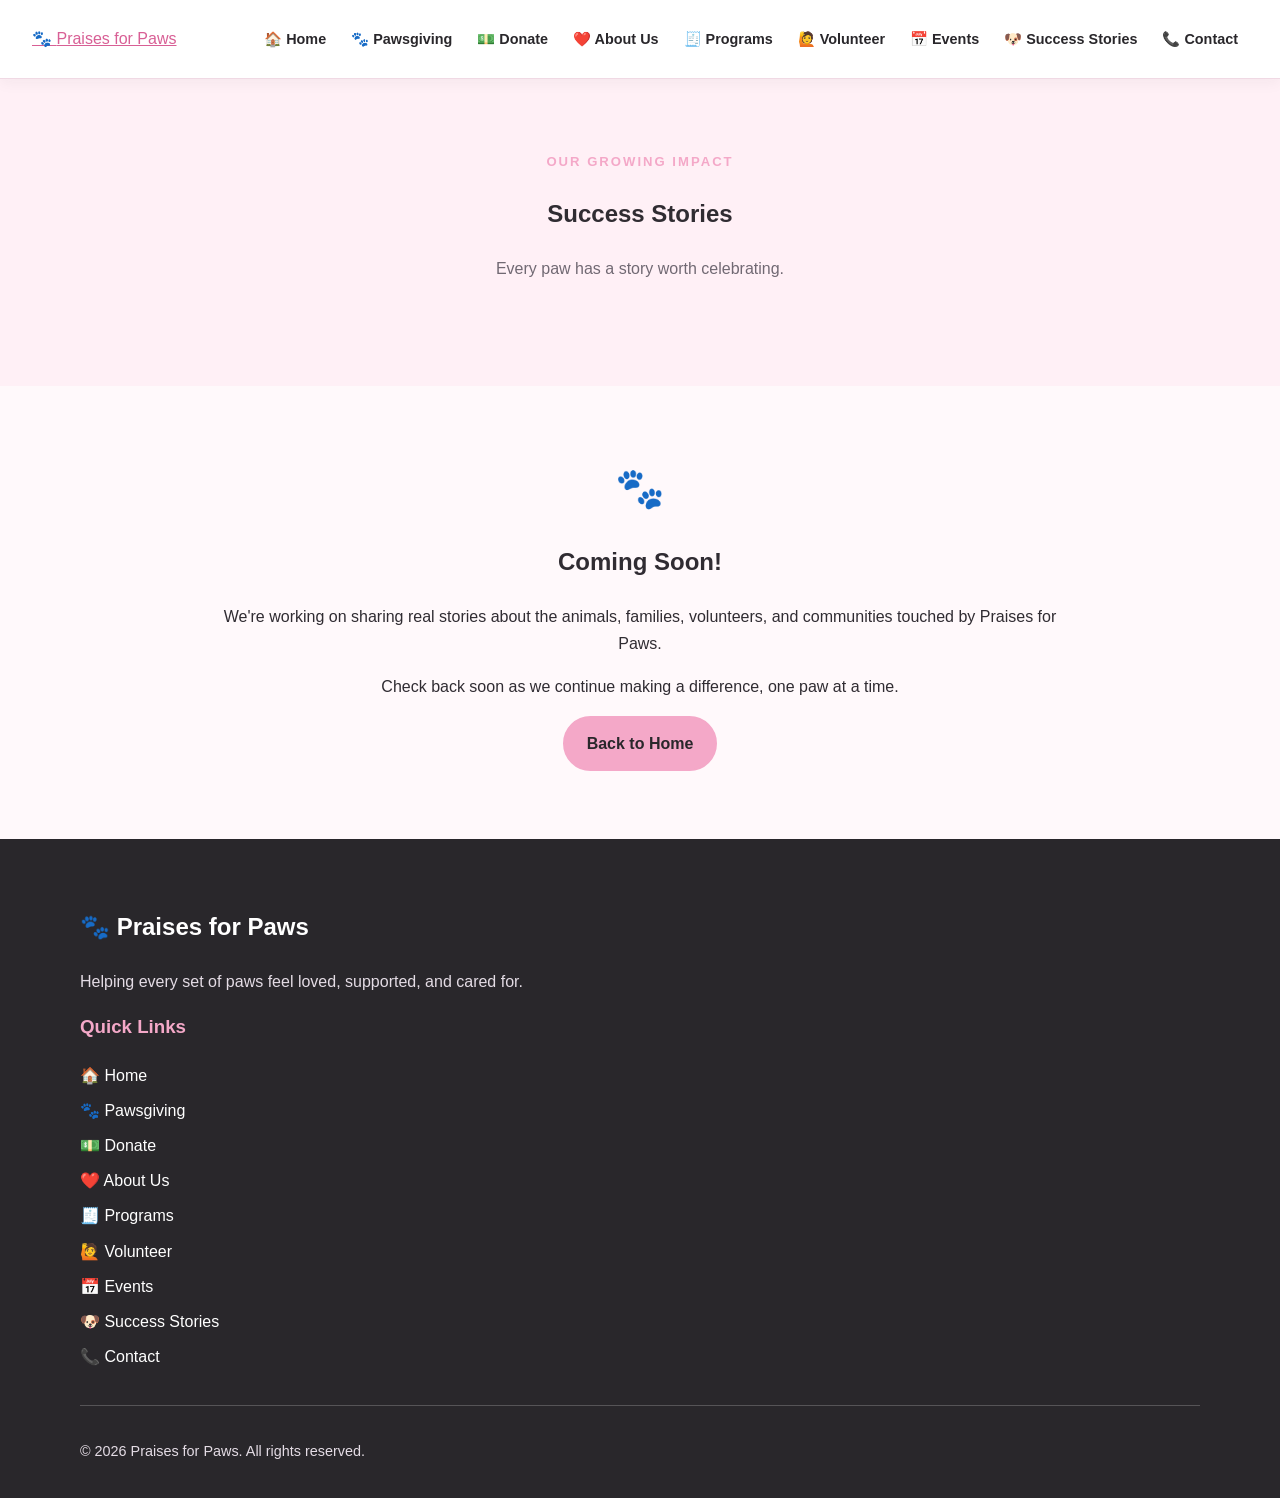
<file: success-stories.html>
<!DOCTYPE html>
<html lang="en">
<head>
  <meta charset="UTF-8">
  <meta name="viewport" content="width=device-width, initial-scale=1">
  <meta name="description" content="Read the stories and impact of Praises for Paws.">
  <title>Success Stories | Praises for Paws</title>
  <link rel="stylesheet" href="css/style.css">
  <script src="js/main.js" defer></script>
</head>

<body>

  <div id="site-header"></div>

  <main>

    <section class="section section-pink">
      <div class="container">
        <div class="section-heading">
          <span class="eyebrow">Our growing impact</span>
          <h1>Success Stories</h1>
          <p>
            Every paw has a story worth celebrating.
          </p>
        </div>
      </div>
    </section>

    <section class="section">
      <div class="container">

        <div class="mission-box">

          <div class="icon-large">🐾</div>

          <h2>Coming Soon!</h2>

          <p>
            We're working on sharing real stories about
            the animals, families, volunteers, and
            communities touched by Praises for Paws.
          </p>

          <p>
            Check back soon as we continue making
            a difference, one paw at a time.
          </p>

          <a class="button" href="index.html">
            Back to Home
          </a>

        </div>

      </div>
    </section>

  </main>

  <div id="site-footer"></div>

</body>
</html>
</file>
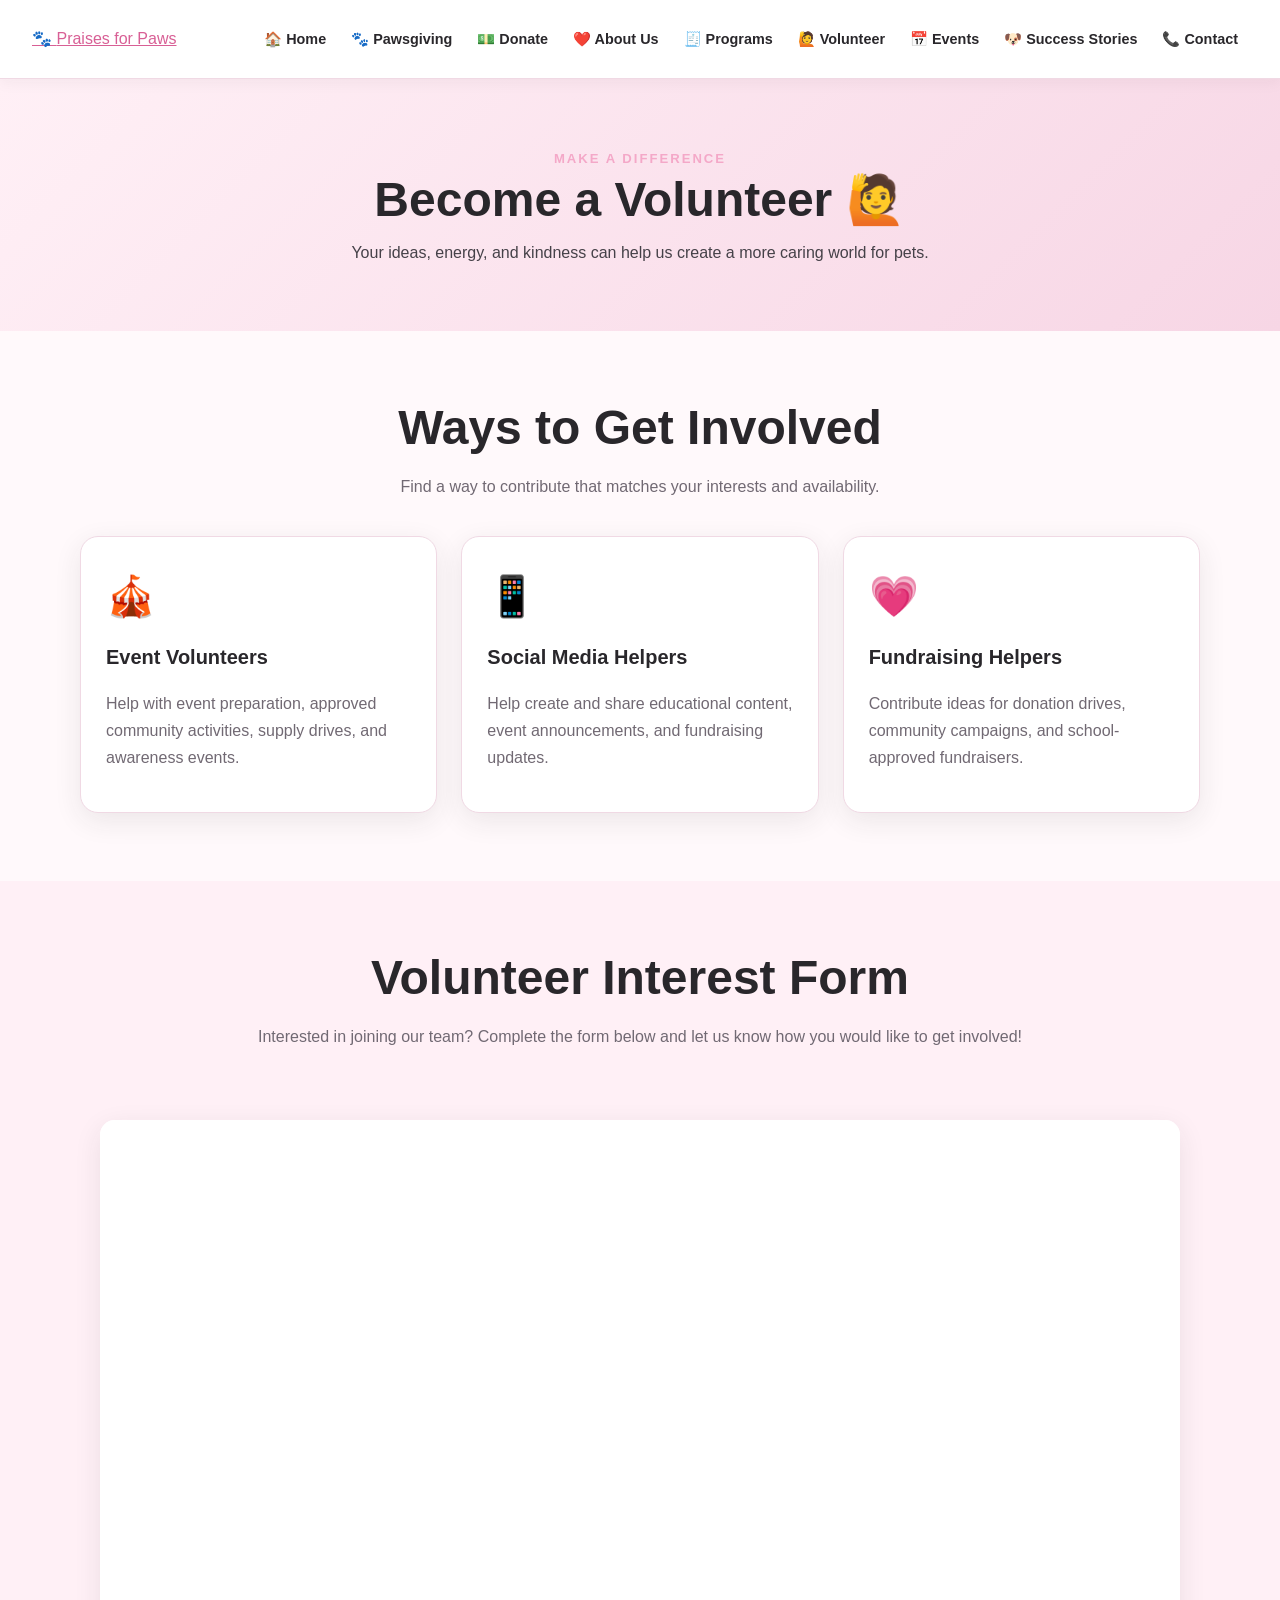
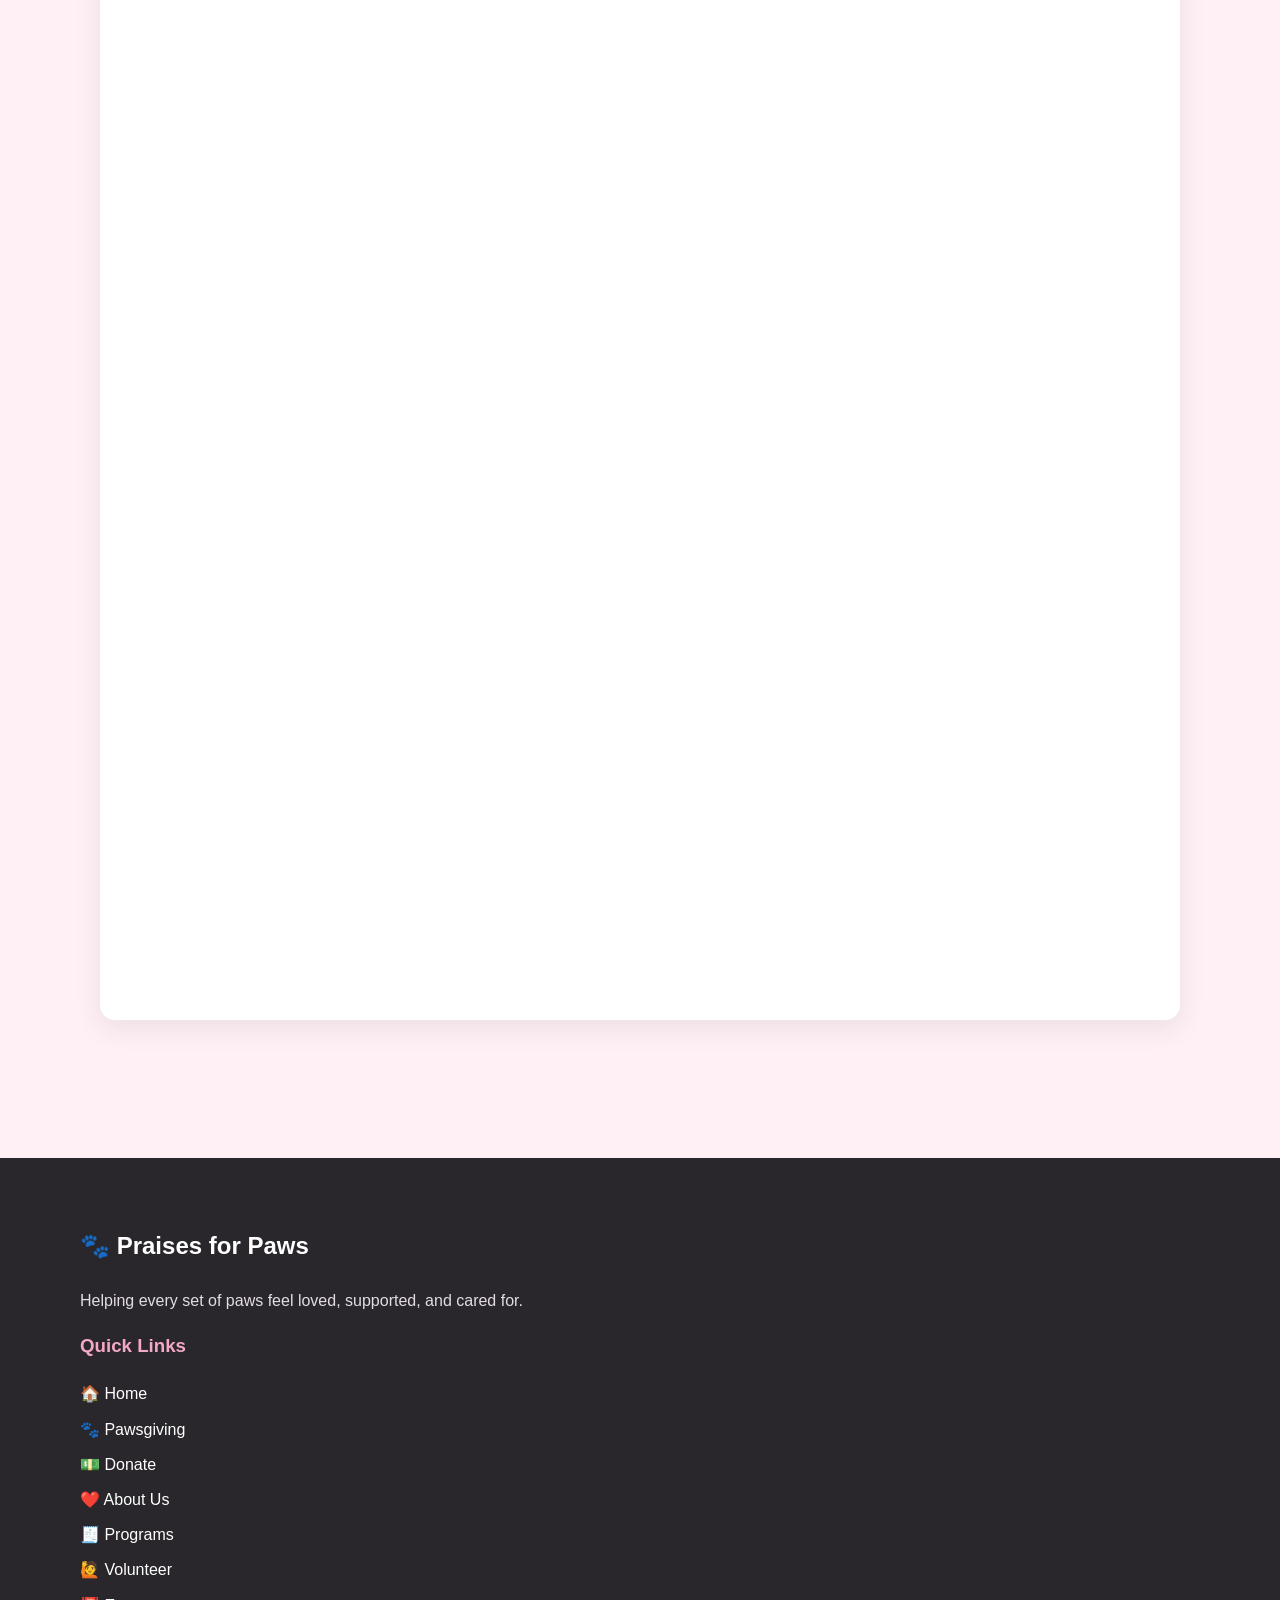
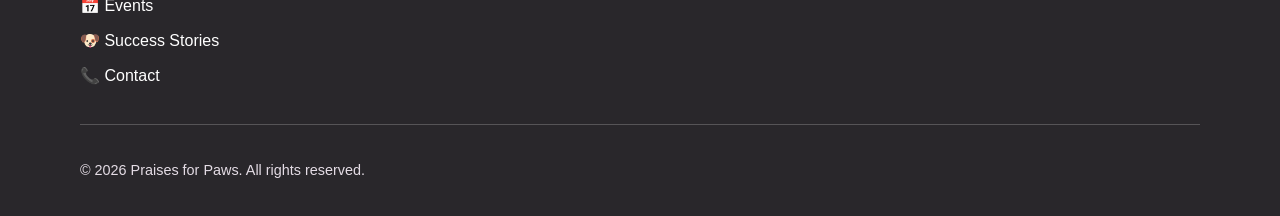
<file: volunteer.html>
<!DOCTYPE html>
<html lang="en">
<head>
  <meta charset="UTF-8">
  <meta name="viewport" content="width=device-width, initial-scale=1">
  <title>Volunteer | Praises for Paws</title>
  <link rel="stylesheet" href="css/style.css">
  <script src="js/main.js" defer></script>
</head>
<body>

<div id="site-header"></div>

<main>

  <section class="page-banner">
    <span class="eyebrow">Make a difference</span>
    <h1>Become a Volunteer 🙋</h1>
    <p>
      Your ideas, energy, and kindness can help us create
      a more caring world for pets.
    </p>
  </section>

  <section class="section">
    <div class="container">

      <div class="section-heading">
        <h2>Ways to Get Involved</h2>
        <p>
          Find a way to contribute that matches your interests
          and availability.
        </p>
      </div>

      <div class="grid">

        <article class="card">
          <div class="icon-large">🎪</div>
          <h3>Event Volunteers</h3>
          <p>
            Help with event preparation, approved community activities,
            supply drives, and awareness events.
          </p>
        </article>

        <article class="card">
          <div class="icon-large">📱</div>
          <h3>Social Media Helpers</h3>
          <p>
            Help create and share educational content,
            event announcements, and fundraising updates.
          </p>
        </article>

        <article class="card">
          <div class="icon-large">💗</div>
          <h3>Fundraising Helpers</h3>
          <p>
            Contribute ideas for donation drives, community campaigns,
            and school-approved fundraisers.
          </p>
        </article>

      </div>
    </div>
  </section>

  <!-- GOOGLE VOLUNTEER FORM -->
  <section class="section section-pink">
    <div class="container">

      <div class="section-heading">
        <h2>Volunteer Interest Form</h2>
        <p>
          Interested in joining our team? Complete the form below
          and let us know how you would like to get involved!
        </p>
      </div>

      <div class="google-form-section">

        <div class="google-form-embed volunteer-form-embed">
          <iframe
            src="https://docs.google.com/forms/d/e/1FAIpQLSc14_VnjG4Z13tTsXa-uNbPerAb5xBBAK51wYhGtgHO-AWw4g/viewform?embedded=true"
            title="Praises for Paws Volunteer Form"
            loading="lazy">
            Loading volunteer form...
          </iframe>
        </div>

      </div>

    </div>
  </section>

</main>

<div id="site-footer"></div>

</body>
</html>
</file>
<file: css/style.css>
/* =====================================
   PRAISES FOR PAWS — SHARED STYLES
   ===================================== */

:root {
  --pink: #f4a8c8;
  --pink-light: #fff0f6;
  --pink-dark: #d85f95;
  --grey: #29272b;
  --grey-light: #454148;
  --white: #ffffff;
  --background: #fff9fb;
  --text: #302c32;
  --muted: #716973;
  --border: #f0d9e4;
  --shadow: 0 8px 28px rgba(41, 39, 43, 0.09);
  --radius: 18px;
}

* {
  box-sizing: border-box;
}

html {
  scroll-behavior: smooth;
  scroll-padding-top: 100px;
}

body {
  margin: 0;
  background: var(--background);
  color: var(--text);
  font-family: "Segoe UI", Arial, sans-serif;
  line-height: 1.7;
}

body, button, input, textarea, select {
  font-family: "Segoe UI", Arial, sans-serif;
}

img {
  display: block;
  max-width: 100%;
}

a {
  color: var(--pink-dark);
}

button, input, textarea, select {
  font-size: 1rem;
}

button {
  cursor: pointer;
}

button:focus-visible,
a:focus-visible,
input:focus-visible,
textarea:focus-visible,
select:focus-visible {
  outline: 3px solid var(--pink-dark);
  outline-offset: 3px;
}

.container {
  width: min(1120px, 90%);
  margin-inline: auto;
}

.site-header {
  position: sticky;
  top: 0;
  z-index: 100;
  background: rgba(255, 255, 255, 0.97);
  border-bottom: 1px solid var(--border);
  box-shadow: 0 3px 15px rgba(41, 39, 43, 0.05);
}

.header-inner {
  width: min(1400px, 95%);
  margin: auto;
  min-height: 78px;
  display: flex;
  align-items: center;
  justify-content: space-between;
  gap: 18px;
}

.brand {
  color: var(--grey);
  font-size: 1.35rem;
  font-weight: 850;
  text-decoration: none;
  white-space: nowrap;
}

.brand span {
  color: var(--pink-dark);
}

.main-nav {
  display: flex;
  flex-wrap: wrap;
  align-items: center;
  justify-content: flex-end;
  gap: 5px;
}

.main-nav a {
  padding: 9px 10px;
  border-radius: 12px;
  color: var(--grey);
  font-size: 0.9rem;
  font-weight: 650;
  text-decoration: none;
}

.main-nav a:hover,
.main-nav a[aria-current="page"] {
  background: var(--pink-light);
  color: var(--pink-dark);
}

.main-nav .nav-donate {
  background: var(--pink);
  color: var(--grey);
}

.menu-toggle {
  display: none;
  border: 0;
  background: var(--pink-light);
  color: var(--grey);
  border-radius: 10px;
  padding: 10px 13px;
}

.hero {
  position: relative;
  min-height: 490px;
  display: grid;
  align-items: center;
  overflow: hidden;
  background: var(--grey);
  color: var(--white);
}

.hero-slides,
.hero-slide {
  position: absolute;
  inset: 0;
  width: 100%;
  height: 100%;
}

.hero-slide {
  object-fit: cover;
  opacity: 0;
  transition: opacity 0.7s ease;
}

.hero-slide.active {
  opacity: 1;
}

.hero-overlay {
  position: relative;
  z-index: 1;
  width: 100%;
  min-height: 490px;
  display: flex;
  align-items: center;
  background: linear-gradient(
    90deg,
    rgba(30, 27, 31, 0.88),
    rgba(30, 27, 31, 0.43)
  );
}

.hero-content {
  width: min(900px, 88%);
  margin: auto;
  padding: 70px 0;
}

.eyebrow {
  color: var(--pink);
  font-weight: 800;
  text-transform: uppercase;
  letter-spacing: 2px;
  font-size: 0.82rem;
}

.hero h1 {
  max-width: 800px;
  margin: 12px 0 20px;
  font-size: clamp(2.5rem, 6vw, 4.8rem);
  line-height: 1.1;
}

.hero p {
  max-width: 680px;
  font-size: 1.12rem;
}

.hero-dots {
  display: flex;
  gap: 10px;
  margin-top: 28px;
}

.hero-dot {
  width: 12px;
  height: 12px;
  border: 1px solid white;
  border-radius: 50%;
  background: transparent;
  padding: 0;
}

.hero-dot.active {
  background: var(--pink);
  border-color: var(--pink);
}

.hero-arrow {
  position: absolute;
  z-index: 2;
  top: 50%;
  transform: translateY(-50%);
  border: 0;
  background: rgba(255, 255, 255, 0.88);
  color: var(--grey);
  width: 42px;
  height: 42px;
  border-radius: 50%;
  font-size: 1.4rem;
}

.hero-arrow.prev {
  left: 18px;
}

.hero-arrow.next {
  right: 18px;
}

.button {
  display: inline-block;
  padding: 12px 22px;
  border: 2px solid var(--pink);
  border-radius: 30px;
  background: var(--pink);
  color: var(--grey);
  text-decoration: none;
  font-weight: 800;
  transition: transform 0.2s, background 0.2s;
}

.button:hover {
  transform: translateY(-2px);
  background: var(--pink-dark);
  border-color: var(--pink-dark);
  color: white;
}

.button-dark {
  background: var(--grey);
  border-color: var(--grey);
  color: white;
}

.button-outline {
  background: transparent;
  color: var(--grey);
}

.hero .button-outline {
  color: white;
  border-color: white;
}

.button-row {
  display: flex;
  flex-wrap: wrap;
  gap: 12px;
  margin-top: 25px;
}

.section {
  padding: 68px 0;
}

.section-pink {
  background: var(--pink-light);
}

.section-dark {
  background: var(--grey);
  color: white;
}

.section-dark h2,
.section-dark h3 {
  color: white;
}

.section-heading {
  text-align: center;
  max-width: 780px;
  margin: 0 auto 36px;
}

.section-heading h2,
.page-banner h1 {
  color: var(--grey);
  font-size: clamp(2rem, 4vw, 3rem);
  line-height: 1.2;
  margin: 0 0 15px;
}

.section-heading p {
  color: var(--muted);
}

.section-dark .section-heading p {
  color: #eee4ed;
}

.page-banner {
  padding: 65px 5%;
  text-align: center;
  background: linear-gradient(135deg, var(--pink-light), #f7d6e5);
}

.page-banner h1 {
  margin-bottom: 10px;
}

.page-banner p {
  max-width: 750px;
  margin: auto;
  color: var(--grey-light);
}

.grid {
  display: grid;
  grid-template-columns: repeat(3, minmax(0, 1fr));
  gap: 24px;
}

.card {
  background: white;
  padding: 25px;
  border: 1px solid var(--border);
  border-radius: var(--radius);
  box-shadow: var(--shadow);
  min-width: 0;
}

.card h3 {
  margin: 0 0 10px;
  color: var(--grey);
  font-size: 1.25rem;
}

.card p {
  color: var(--muted);
}

.card-image {
  width: calc(100% + 50px);
  max-width: none;
  height: 210px;
  object-fit: cover;
  margin: -25px -25px 22px;
  border-radius: var(--radius) var(--radius) 0 0;
}

.icon-large {
  font-size: 2.5rem;
  margin-bottom: 10px;
}

.stats {
  background: var(--grey);
  color: white;
  padding: 50px 0;
}

.stats-grid {
  display: grid;
  grid-template-columns: repeat(4, 1fr);
  gap: 24px;
  text-align: center;
}

.stat-number {
  display: block;
  color: var(--pink);
  font-size: clamp(2rem, 4vw, 3rem);
  font-weight: 900;
  line-height: 1.3;
}

.stat-label {
  font-weight: 700;
}

.mission-box {
  max-width: 850px;
  margin: auto;
  text-align: center;
}

.mission-box blockquote {
  margin: 0;
  font-size: clamp(1.3rem, 3vw, 2rem);
  font-weight: 750;
  color: var(--grey);
}

/* TEAM PHOTOS — SAME DIMENSIONS */

.team-card img {
  width: 100%;
  height: 280px;
  object-fit: cover;
  object-position: center;
  display: block;
  border-radius: 12px;
  margin-bottom: 18px;
}

.team-card {
  overflow: hidden;
}

/* EXISTING PHOTO STYLES */

.team-photo,
.story-photo {
  width: 100%;
  height: 240px;
  object-fit: cover;
  border-radius: 13px;
  margin-bottom: 18px;
}

.tag {
  display: inline-block;
  padding: 5px 11px;
  background: var(--pink-light);
  color: var(--pink-dark);
  border-radius: 20px;
  font-size: 0.8rem;
  font-weight: 800;
}

.event-meta {
  font-size: 0.95rem;
  margin: 8px 0;
}

.event-meta strong {
  color: var(--grey);
}

.card-actions {
  display: flex;
  flex-wrap: wrap;
  gap: 10px;
  margin-top: 18px;
}

.card-actions .button {
  padding: 9px 16px;
  font-size: 0.9rem;
}

/* FORM STYLES */

form {
  max-width: 720px;
  margin: auto;
  background: white;
  border: 1px solid var(--border);
  border-radius: var(--radius);
  padding: clamp(20px, 4vw, 35px);
  box-shadow: var(--shadow);
}

label {
  display: block;
  margin: 15px 0 6px;
  font-weight: 750;
}

input,
select,
textarea {
  display: block;
  width: 100%;
  padding: 13px;
  border: 1px solid #d8cbd3;
  border-radius: 10px;
  background: white;
  color: var(--text);
}

textarea {
  min-height: 135px;
  resize: vertical;
}

input[type="checkbox"] {
  display: inline-block;
  width: auto;
}

.form-note,
.form-message {
  color: var(--muted);
  font-size: 0.9rem;
}

.form-message {
  font-weight: 700;
}

.amount-buttons {
  display: flex;
  flex-wrap: wrap;
  gap: 10px;
  margin: 12px 0;
}

.amount-button {
  padding: 10px 18px;
  border: 1px solid var(--pink-dark);
  border-radius: 25px;
  background: white;
  color: var(--grey);
  font-weight: 750;
}

.amount-button.selected {
  background: var(--pink);
}

/* GOOGLE FORMS EMBEDS */

.google-form-section {
  width: 100%;
  max-width: 1100px;
  margin: 40px auto;
  padding: 20px;
  display: flex;
  flex-direction: column;
  align-items: center;
}

.google-form-embed {
  width: 100%;
  max-width: 1050px;
  margin: 0 auto;
  overflow: hidden;
  border-radius: 15px;
  background: white;
  box-shadow: var(--shadow);
}

.google-form-embed iframe {
  display: block;
  width: 100%;
  height: 1400px;
  border: none;
  background: white;
}

.gallery-dialog {
  width: min(850px, 94%);
  max-width: 850px;
  border: 0;
  padding: 25px;
  border-radius: var(--radius);
  background: white;
  color: var(--text);
}

.gallery-dialog::backdrop {
  background: rgba(25, 22, 26, 0.82);
}

.gallery-dialog img {
  width: 100%;
  height: min(60vh, 520px);
  object-fit: contain;
  background: #f4f0f3;
  border-radius: 12px;
}

.gallery-heading {
  display: flex;
  align-items: center;
  justify-content: space-between;
  gap: 15px;
}

.gallery-controls {
  display: flex;
  flex-wrap: wrap;
  justify-content: space-between;
  gap: 10px;
  margin-top: 15px;
}

.gallery-controls button {
  border: 0;
}

.cta {
  padding: 55px 25px;
  text-align: center;
  background: var(--pink-light);
  border-radius: var(--radius);
}

.cta h2 {
  color: var(--grey);
}

.site-footer {
  background: var(--grey);
  color: white;
  padding: 48px 0 20px;
}

.footer-grid {
  display: grid;
  grid-template-columns: 2fr 1fr 1fr 1fr;
  gap: 30px;
}

.site-footer h3 {
  color: var(--pink);
  margin-top: 0;
}

.site-footer p {
  color: #e4dce5;
}

.site-footer a {
  display: block;
  color: white;
  text-decoration: none;
  margin: 8px 0;
}

.site-footer a:hover {
  color: var(--pink);
}

.social-links {
  display: flex;
  flex-wrap: wrap;
  gap: 10px;
}

.site-footer .social-links a {
  display: inline-flex;
  align-items: center;
  justify-content: center;
  min-width: 40px;
  min-height: 40px;
  border: 1px solid #ffffff55;
  border-radius: 50%;
  font-size: 1.05rem;
}

.footer-bottom {
  margin-top: 35px;
  padding-top: 18px;
  border-top: 1px solid #ffffff35;
  display: flex;
  flex-wrap: wrap;
  justify-content: space-between;
  gap: 15px;
  color: #e4dce5;
  font-size: 0.9rem;
}

.footer-bottom a {
  display: inline;
}

.text-center {
  text-align: center;
}

.spacer-top {
  margin-top: 30px;
}

.notice {
  background: var(--pink-light);
  border-left: 4px solid var(--pink-dark);
  padding: 14px 17px;
  border-radius: 8px;
}

/* RESPONSIVE STYLES */

@media (max-width: 1050px) {
  .header-inner {
    flex-wrap: wrap;
    padding: 14px 0;
  }

  .main-nav {
    width: 100%;
    justify-content: center;
  }

  .grid {
    grid-template-columns: repeat(2, minmax(0, 1fr));
  }
}

@media (max-width: 650px) {
  .header-inner {
    width: 92%;
  }

  .menu-toggle {
    display: inline-block;
  }

  .header-top {
    width: 100%;
    display: flex;
    align-items: center;
    justify-content: space-between;
  }

  .main-nav {
    display: none;
    flex-direction: column;
    align-items: stretch;
    width: 100%;
    padding: 10px 0;
  }

  .main-nav.open {
    display: flex;
  }

  .main-nav a {
    padding: 12px;
    text-align: center;
  }

  .grid,
  .stats-grid,
  .footer-grid {
    grid-template-columns: 1fr;
  }

  .hero,
  .hero-overlay {
    min-height: 500px;
  }

  .hero-content {
    width: 84%;
  }

  .hero-arrow.prev {
    left: 6px;
  }

  .hero-arrow.next {
    right: 6px;
  }

  .section {
    padding: 48px 0;
  }

  .page-banner {
    padding: 48px 6%;
  }

  /* GOOGLE FORMS ON MOBILE */

  .google-form-section {
     padding: 10px;
  }

  .google-form-embed iframe {
     height: 1500px;
  }

  /* TEAM PHOTOS ON MOBILE */

  .team-card img {
    height: 280px;
  }
}

@media (prefers-reduced-motion: reduce) {
  *,
  *::before,
  *::after {
    scroll-behavior: auto !important;
    transition-duration: 0.01ms !important;
    animation-duration: 0.01ms !important;
  }
}

/* GOOGLE FORMS — LARGE AND CENTERED */

.google-form-section {
  width: 100%;
  max-width: 1250px;
  margin: 50px auto !important;
  padding: 20px;
  display: flex;
  flex-direction: column;
  align-items: center;
  box-sizing: border-box;
}

.google-form-embed {
  width: 100%;
  max-width: 1100px;
  margin: 0 auto !important;
  display: block;
  box-sizing: border-box;
  overflow: hidden;
  border-radius: 15px;
  background: white;
  box-shadow: var(--shadow);
}

.google-form-embed iframe {
  display: block;
  width: 100% !important;
  max-width: 100% !important;
  height: 1500px !important;
  border: none;
  margin: 0 auto;
  background: white;
}

@media (max-width: 650px) {
  .google-form-section {
    padding: 10px;
  }

  .google-form-embed iframe {
    height: 1600px !important;
  }
}
/* DONATION FORM HEIGHT */
.donation-form-embed iframe {
  height: 700px !important;
}

/* GOOGLE FORMS — CENTERED AND RESPONSIVE */

.google-form-section {
  width: 100%;
  max-width: 1250px;
  margin: 40px auto;
  padding: 20px;
  display: flex;
  flex-direction: column;
  align-items: center;
  box-sizing: border-box;
}

.google-form-embed {
  width: 100%;
  max-width: 1100px;
  margin: 0 auto;
  overflow: hidden;
  border-radius: 15px;
  background: white;
  box-shadow: var(--shadow);
}

.google-form-embed iframe {
  display: block;
  width: 100% !important;
  height: 900px;
  border: none;
  background: white;
}

/* DONATION FORM */
.donation-form-embed iframe {
  height: 700px;
}

/* VOLUNTEER FORM */
.volunteer-form-embed iframe {
  height: 900px;
}

/* MOBILE */
@media (max-width: 650px) {
  .google-form-section {
    padding: 10px;
  }

  .donation-form-embed iframe {
    height: 850px;
  }

  .volunteer-form-embed iframe {
    height: 1100px;
  }
}
</file>
